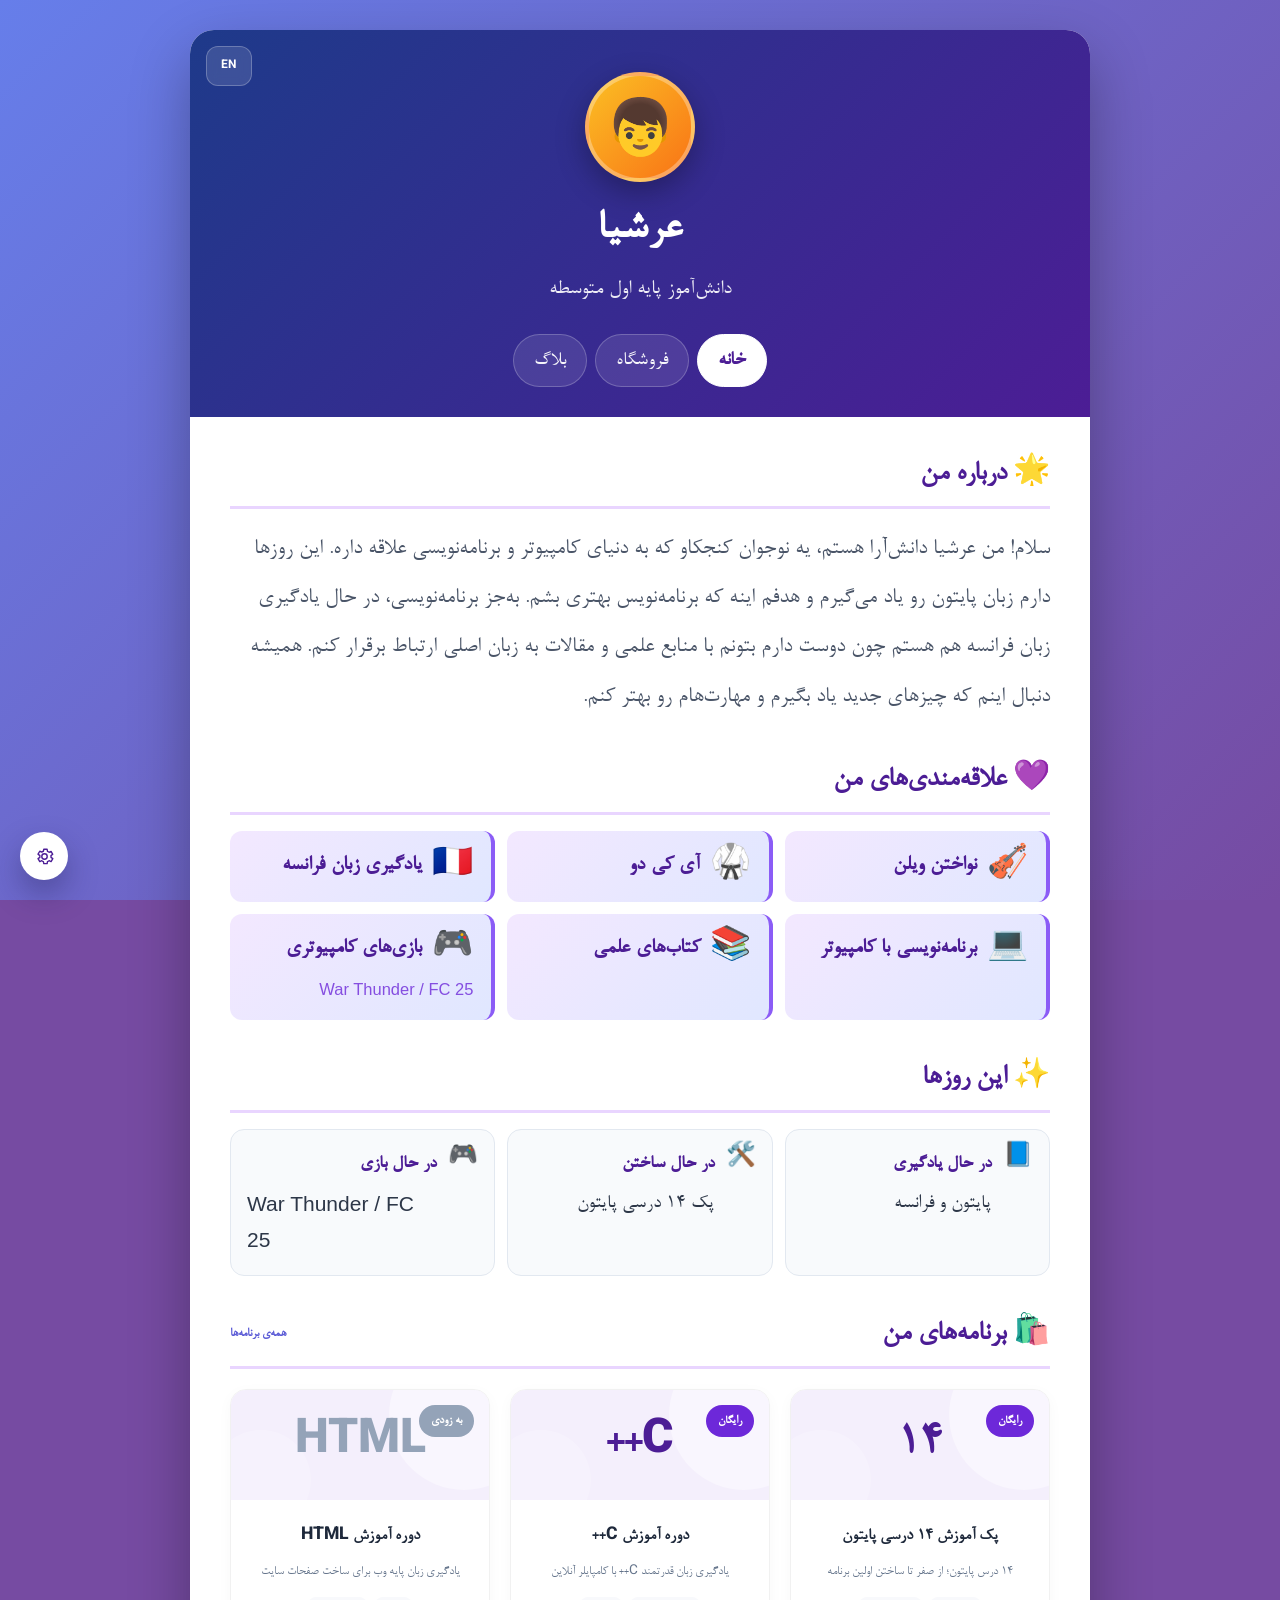
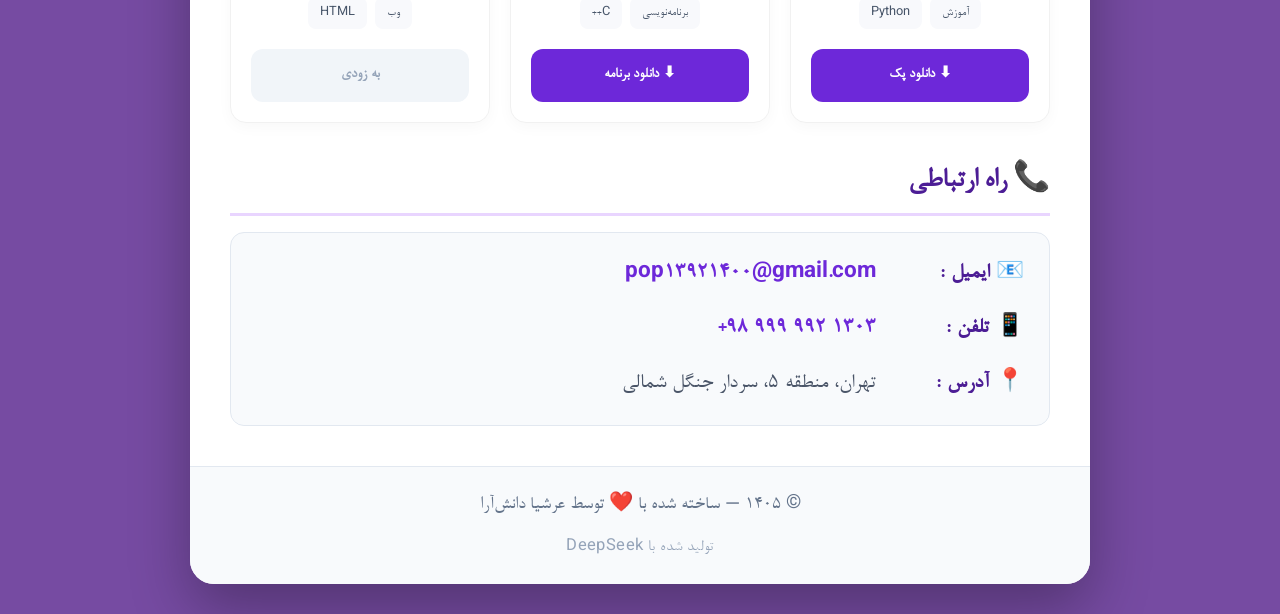
<file: index.html>
<!DOCTYPE html>
<html lang="fa" dir="rtl" data-theme="light" data-accent="indigo">
<head>
  <meta charset="utf-8">
  <meta name="viewport" content="width=device-width, initial-scale=1">
  <title data-i18n="meta.home.title">معرفی من | عرشیا دانش‌آرا</title>
  <meta name="description" content="معرفی عرشیا دانش‌آرا؛ دانش‌آموز پایه اول متوسطه. علاقه‌مندی‌ها، برنامه‌ها و راه ارتباطی.">
  <meta name="author" content="Arshia Danesh Ara">
  <meta name="theme-color" content="#667eea">
  <meta property="og:type" content="website">
  <meta property="og:title" content="معرفی من | عرشیا دانش‌آرا">
  <meta property="og:description" content="دانش‌آموز پایه اول متوسطه">
  <meta property="og:image" content="assets/img/og-cover.png">
  <meta property="og:locale" content="fa_IR">
  <link rel="preconnect" href="https://fonts.googleapis.com">
  <link rel="preconnect" href="https://fonts.gstatic.com" crossorigin>
  <link href="https://fonts.googleapis.com/css2?family=Inter:wght@400;500;600;700;800&family=JetBrains+Mono:wght@400;500&family=Vazirmatn:wght@400;500;600;700;800&display=swap" rel="stylesheet">
  <link rel="stylesheet" href="assets/css/styles.css">
  <link rel="stylesheet" href="assets/css/card.css">
  <script>
    (function () {
      document.documentElement.classList.add("js");
      try {
        var root = document.documentElement;
        var store = window.localStorage;
        var lang = store.getItem("arshia.lang") === "en" ? "en" : "fa";
        var theme = store.getItem("arshia.theme");
        if (theme !== "light" && theme !== "dark") theme = "light";
        var accent = store.getItem("arshia.accent") || "indigo";
        root.lang = lang;
        root.dir = lang === "fa" ? "rtl" : "ltr";
        root.dataset.theme = theme;
        root.dataset.accent = accent;
      } catch (error) { /* no storage available */ }
    })();
  </script>
  <!-- آیکون های سایت -->
  <link rel="apple-touch-icon" sizes="180x180" href="assets/img/apple-touch-icon.png">
  <link rel="icon" type="image/png" sizes="48x48" href="assets/img/favicon.ico">
</head>
<body data-page="home">
  <a class="skip-link" href="#main" data-i18n="a11y.skip">پرش به محتوای اصلی</a>

  <div class="site-wrap">
    <header class="profile-head">
      <div class="profile-tools">
        <button type="button" class="icon-btn lang-btn" data-toggle-lang data-i18n-aria="a11y.lang" aria-label="تغییر زبان سایت">EN</button>
      </div>

      <div class="avatar" aria-hidden="true">👦</div>
      <h1 class="profile-name" data-i18n="profile.name">عرشیا</h1>
      <p class="profile-tagline" data-i18n="profile.tagline">دانش‌آموز پایه اول متوسطه</p>

      <nav class="nav" id="site-nav" aria-label="ناوبری اصلی">
        <a href="index.html" data-nav="home" data-i18n="nav.home">خانه</a>
        <a href="shop.html" data-nav="shop" data-i18n="nav.shop">فروشگاه</a>
        <a href="blog.html" data-nav="blog" data-i18n="nav.blog">بلاگ</a>
      </nav>
    </header>

    <main class="card-body" id="main">
      <section class="card-section">
        <h2 data-i18n="home.aboutTitle">🌟 درباره من</h2>
        <p class="about-text" data-i18n="home.aboutText">سلام! من عرشیا دانش‌آرا هستم، یه نوجوان کنجکاو که به دنیای کامپیوتر و برنامه‌نویسی علاقه داره. این روزها دارم زبان پایتون رو یاد می‌گیرم و هدفم اینه که برنامه‌نویس بهتری بشم. به‌جز برنامه‌نویسی، در حال یادگیری زبان فرانسه هم هستم چون دوست دارم بتونم با منابع علمی و مقالات به زبان اصلی ارتباط برقرار کنم. همیشه دنبال اینم که چیزهای جدید یاد بگیرم و مهارت‌هام رو بهتر کنم.</p>
      </section>

      <section class="card-section">
        <h2 data-i18n="home.hobbiesTitle">💜 علاقه‌مندی‌های من</h2>
        <ul class="hobbies">
          <li>
            <div class="main"><span aria-hidden="true">🎻</span><span data-i18n="home.hobbyViolin">نواختن ویلن</span></div>
          </li>
          <li>
            <div class="main"><span aria-hidden="true">🥋</span><span data-i18n="home.hobbyIQ">آی کی دو</span></div>
          </li>
          <li>
            <div class="main"><span aria-hidden="true">🇫🇷</span><span data-i18n="home.hobbyFrench">یادگیری زبان فرانسه</span></div>
          </li>
          <li>
            <div class="main"><span aria-hidden="true">💻</span><span data-i18n="home.hobbyProgramming">برنامه‌نویسی با کامپیوتر</span></div>
          </li>
          <li>
            <div class="main"><span aria-hidden="true">📚</span><span data-i18n="home.hobbyBooks">کتاب‌های علمی</span></div>
          </li>
          <li>
            <div class="main"><span aria-hidden="true">🎮</span><span data-i18n="home.hobbyGames">بازی‌های کامپیوتری</span></div>
            <div class="sub">War Thunder / FC 25</div>
          </li>
        </ul>
      </section>

      <section class="card-section">
        <h2 data-i18n="home.nowTitle">✨ این روزها</h2>
        <div class="now-grid">
          <div class="now-card">
            <span class="now-icon" aria-hidden="true">📘</span>
            <div>
              <strong data-i18n="home.nowLearningLabel">در حال یادگیری</strong>
              <p data-i18n="home.nowLearningText">پایتون و فرانسه</p>
            </div>
          </div>
          <div class="now-card">
            <span class="now-icon" aria-hidden="true">🛠️</span>
            <div>
              <strong data-i18n="home.nowBuildingLabel">در حال ساختن</strong>
              <p data-i18n="home.nowBuildingText">پک ۱۴ درسی پایتون</p>
            </div>
          </div>
          <div class="now-card">
            <span class="now-icon" aria-hidden="true">🎮</span>
            <div>
              <strong data-i18n="home.nowPlayingLabel">در حال بازی</strong>
              <p class="now-games" data-i18n="home.nowPlayingText">War Thunder / FC 25</p>
            </div>
          </div>
        </div>
      </section>

      <section class="card-section">
        <div class="card-section-head">
          <h2 data-i18n="home.programsTitle">🛍️ برنامه‌های من</h2>
          <a class="card-link" href="shop.html" data-i18n="products.viewAll">همه‌ی برنامه‌ها</a>
        </div>
        
        <div class="shop-grid" style="display: grid; grid-template-columns: repeat(3, 1fr); gap: 20px; margin-top: 20px;">
          
          <!-- کارت ۱: پایتون -->
          <div class="shop-card" style="background: #fff; border-radius: 16px; overflow: hidden; box-shadow: 0 4px 15px rgba(0,0,0,0.03); border: 1px solid #f1f1f1; display: flex; flex-direction: column;">
            <div class="shop-card-top" style="background: #f4effc; padding: 25px 20px; position: relative; text-align: center; height: 110px; display: flex; align-items: center; justify-content: center; overflow: hidden;">
              <div style="position: absolute; top: -50px; right: -50px; width: 150px; height: 150px; background: rgba(255,255,255,0.4); border-radius: 50%;"></div>
              <div style="position: absolute; bottom: -30px; left: -20px; width: 100px; height: 100px; background: rgba(255,255,255,0.2); border-radius: 50%;"></div>
              <h3 class="shop-card-num" data-i18n="shop.num14" style="font-size: 3rem; font-weight: 900; color: #4c1d95; margin: 0; z-index: 1; line-height: 1;">۱۴</h3>
              <span class="shop-badge" data-i18n="shop.free" style="position: absolute; top: 15px; right: 15px; background: #6d28d9; color: white; padding: 4px 12px; border-radius: 20px; font-size: 0.8rem; font-weight: bold; z-index: 1;">رایگان</span>
            </div>
            <div class="shop-card-body" style="padding: 20px; display: flex; flex-direction: column; flex: 1; text-align: center;">
              <h4 class="shop-card-title" data-i18n="shop.pyTitle" style="font-size: 1.1rem; font-weight: 800; color: #1e293b; margin: 0 0 8px 0;">پک آموزش ۱۴ درسی پایتون</h4>
              <p class="shop-card-desc" data-i18n="shop.pyDesc" style="font-size: 0.85rem; color: #64748b; margin-bottom: 15px; line-height: 1.5; flex: 1;">۱۴ درس پایتون؛ از صفر تا ساختن اولین برنامه</p>
              <div class="shop-tags" style="display: flex; justify-content: center; gap: 8px; margin-bottom: 20px;">
                <span class="shop-tag" data-i18n="shop.tagEdu" style="background: #f8f9fc; color: #475569; padding: 4px 12px; border-radius: 8px; font-size: 0.8rem;">آموزش</span>
                <span class="shop-tag" style="background: #f8f9fc; color: #475569; padding: 4px 12px; border-radius: 8px; font-size: 0.8rem;">Python</span>
              </div>
              <a href="https://github.com/arshia-121/arshia-site/releases/download/v1/Learn-Python.exe" class="shop-btn" data-i18n="shop.dlPy" style="display: block; width: 100%; padding: 12px; background: #6d28d9; color: white; text-align: center; text-decoration: none; border-radius: 12px; font-weight: bold; font-size: 0.95rem;">⬇ دانلود پک</a>
            </div>
          </div>

          <!-- کارت ۲: C++ -->
          <div class="shop-card" style="background: #fff; border-radius: 16px; overflow: hidden; box-shadow: 0 4px 15px rgba(0,0,0,0.03); border: 1px solid #f1f1f1; display: flex; flex-direction: column;">
            <div class="shop-card-top" style="background: #f4effc; padding: 25px 20px; position: relative; text-align: center; height: 110px; display: flex; align-items: center; justify-content: center; overflow: hidden;">
              <div style="position: absolute; top: -50px; right: -50px; width: 150px; height: 150px; background: rgba(255,255,255,0.4); border-radius: 50%;"></div>
              <div style="position: absolute; bottom: -30px; left: -20px; width: 100px; height: 100px; background: rgba(255,255,255,0.2); border-radius: 50%;"></div>
              <h3 class="shop-card-num" style="font-size: 3rem; font-weight: 900; color: #4c1d95; margin: 0; z-index: 1; line-height: 1;">C++</h3>
              <span class="shop-badge" data-i18n="shop.free" style="position: absolute; top: 15px; right: 15px; background: #6d28d9; color: white; padding: 4px 12px; border-radius: 20px; font-size: 0.8rem; font-weight: bold; z-index: 1;">رایگان</span>
            </div>
            <div class="shop-card-body" style="padding: 20px; display: flex; flex-direction: column; flex: 1; text-align: center;">
              <h4 class="shop-card-title" data-i18n="shop.cppTitle" style="font-size: 1.1rem; font-weight: 800; color: #1e293b; margin: 0 0 8px 0;">دوره آموزش C++</h4>
              <p class="shop-card-desc" data-i18n="shop.cppDesc" style="font-size: 0.85rem; color: #64748b; margin-bottom: 15px; line-height: 1.5; flex: 1;">یادگیری زبان قدرتمند C++ با کامپایلر آنلاین</p>
              <div class="shop-tags" style="display: flex; justify-content: center; gap: 8px; margin-bottom: 20px;">
                <span class="shop-tag" data-i18n="shop.tagProg" style="background: #f8f9fc; color: #475569; padding: 4px 12px; border-radius: 8px; font-size: 0.8rem;">برنامه‌نویسی</span>
                <span class="shop-tag" style="background: #f8f9fc; color: #475569; padding: 4px 12px; border-radius: 8px; font-size: 0.8rem;">C++</span>
              </div>
              <a href="https://github.com/arshia-121/arshia-site/releases/download/cpp-v1/LearnCpp_Full.exe" class="shop-btn" data-i18n="shop.dlCpp" style="display: block; width: 100%; padding: 12px; background: #6d28d9; color: white; text-align: center; text-decoration: none; border-radius: 12px; font-weight: bold; font-size: 0.95rem;">⬇ دانلود برنامه</a>
            </div>
          </div>

          <!-- کارت ۳: HTML -->
          <div class="shop-card" style="background: #fff; border-radius: 16px; overflow: hidden; box-shadow: 0 4px 15px rgba(0,0,0,0.03); border: 1px solid #f1f1f1; display: flex; flex-direction: column;">
            <div class="shop-card-top" style="background: #f4effc; padding: 25px 20px; position: relative; text-align: center; height: 110px; display: flex; align-items: center; justify-content: center; overflow: hidden;">
              <div style="position: absolute; top: -50px; right: -50px; width: 150px; height: 150px; background: rgba(255,255,255,0.4); border-radius: 50%;"></div>
              <div style="position: absolute; bottom: -30px; left: -20px; width: 100px; height: 100px; background: rgba(255,255,255,0.2); border-radius: 50%;"></div>
              <h3 class="shop-card-num" style="font-size: 3rem; font-weight: 900; color: #94a3b8; margin: 0; z-index: 1; line-height: 1;">HTML</h3>
              <span class="shop-badge soon" data-i18n="shop.soon" style="position: absolute; top: 15px; right: 15px; background: #94a3b8; color: white; padding: 4px 12px; border-radius: 20px; font-size: 0.8rem; font-weight: bold; z-index: 1;">به زودی</span>
            </div>
            <div class="shop-card-body" style="padding: 20px; display: flex; flex-direction: column; flex: 1; text-align: center;">
              <h4 class="shop-card-title" data-i18n="shop.htmlTitle" style="font-size: 1.1rem; font-weight: 800; color: #1e293b; margin: 0 0 8px 0;">دوره آموزش HTML</h4>
              <p class="shop-card-desc" data-i18n="shop.htmlDesc" style="font-size: 0.85rem; color: #64748b; margin-bottom: 15px; line-height: 1.5; flex: 1;">یادگیری زبان پایه وب برای ساخت صفحات سایت</p>
              <div class="shop-tags" style="display: flex; justify-content: center; gap: 8px; margin-bottom: 20px;">
                <span class="shop-tag" data-i18n="shop.tagWeb" style="background: #f8f9fc; color: #475569; padding: 4px 12px; border-radius: 8px; font-size: 0.8rem;">وب</span>
                <span class="shop-tag" style="background: #f8f9fc; color: #475569; padding: 4px 12px; border-radius: 8px; font-size: 0.8rem;">HTML</span>
              </div>
              <div class="shop-btn disabled" data-i18n="shop.soon" style="display: block; width: 100%; padding: 12px; background: #f1f5f9; color: #94a3b8; text-align: center; border-radius: 12px; font-weight: bold; font-size: 0.95rem; cursor: not-allowed;">به زودی</div>
            </div>
          </div>

        </div>
      </section>

      <section class="card-section" id="contact">
        <h2 data-i18n="home.contactTitle">📞 راه ارتباطی</h2>
        <div class="contact-box">
          <div class="contact-row">
            <strong>📧 <span data-i18n="facts.email">ایمیل</span>:</strong>
            <a href="mailto:pop13921400@gmail.com">pop13921400@gmail.com</a>
          </div>
          <div class="contact-row">
            <strong>📱 <span data-i18n="contact.phone">تلفن</span>:</strong>
            <a href="tel:+989999921303" dir="ltr">+98 999 992 1303</a>
          </div>
          <div class="contact-row">
            <strong>📍 <span data-i18n="contact.address">آدرس</span>:</strong>
            <span data-i18n="contact.addressValue">تهران، منطقه ۵، سردار جنگل شمالی</span>
          </div>
        </div>
      </section>
    </main>

    <footer class="card-footer">
      <div>© <span data-year>۱۴۰۵</span> — <span data-i18n="footer.madeBy">ساخته شده با ❤️ توسط عرشیا دانش‌آرا</span></div>
      <div class="made-with" data-i18n="footer.powered">تولید شده با DeepSeek</div>
    </footer>
  </div>

  <script src="assets/js/data.js"></script>
  <script src="assets/js/i18n.js"></script>
  <script src="assets/js/app.js"></script>
</body>
</html>
</file>
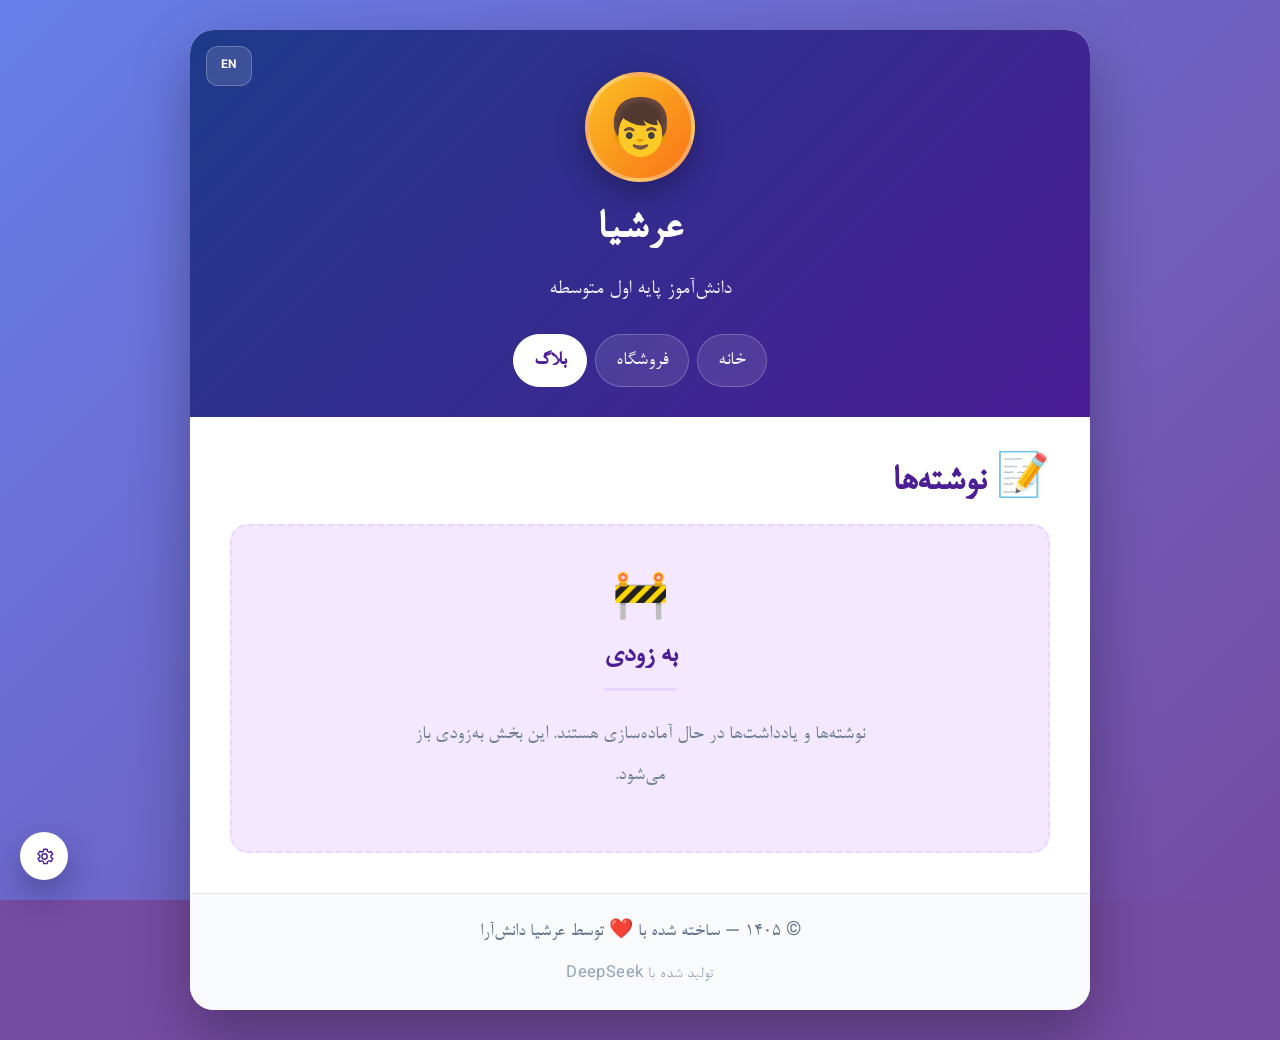
<file: blog.html>
<!DOCTYPE html>
<html lang="fa" dir="rtl" data-theme="light" data-accent="indigo">
<head>
  <meta charset="utf-8">
  <meta name="viewport" content="width=device-width, initial-scale=1">
  <title>بلاگ | عرشیا دانش‌آرا</title>
  <meta name="description" content="بلاگ عرشیا دانش‌آرا — به‌زودی.">
  <meta name="author" content="Arshia Danesh Ara">
  <meta name="theme-color" content="#667eea">
  <meta property="og:type" content="website">
  <meta property="og:title" content="بلاگ | عرشیا دانش‌آرا">
  <meta property="og:description" content="نوشته‌ها به‌زودی.">
  <meta property="og:image" content="assets/img/og-cover.png">
  <meta property="og:locale" content="fa_IR">
  <link rel="icon" type="image/x-icon" href="assets/img/favicon.ico">
  <link rel="preconnect" href="https://fonts.googleapis.com">
  <link rel="preconnect" href="https://fonts.gstatic.com" crossorigin>
  <link href="https://fonts.googleapis.com/css2?family=Inter:wght@400;500;600;700;800&family=JetBrains+Mono:wght@400;500&family=Vazirmatn:wght@400;500;600;700;800&display=swap" rel="stylesheet">
  <link rel="stylesheet" href="assets/css/styles.css">
  <link rel="stylesheet" href="assets/css/card.css">
  <script>
    (function () {
      document.documentElement.classList.add("js");
      try {
        var root = document.documentElement;
        var store = window.localStorage;
        var lang = store.getItem("arshia.lang") === "en" ? "en" : "fa";
        var theme = store.getItem("arshia.theme");
        if (theme !== "light" && theme !== "dark") theme = "light";
        var accent = store.getItem("arshia.accent") || "indigo";
        root.lang = lang;
        root.dir = lang === "fa" ? "rtl" : "ltr";
        root.dataset.theme = theme;
        root.dataset.accent = accent;
      } catch (error) { /* no storage available */ }
    })();
  </script>
</head>
<body data-page="blog">
  <a class="skip-link" href="#main" data-i18n="a11y.skip">پرش به محتوای اصلی</a>

  <div class="site-wrap">
    <header class="profile-head">
      <div class="profile-tools">
        <button type="button" class="icon-btn lang-btn" data-toggle-lang data-i18n-aria="a11y.lang" aria-label="تغییر زبان سایت">EN</button>
      </div>

      <div class="avatar" aria-hidden="true">👦</div>
      <a class="profile-name" href="index.html" data-i18n="profile.name">عرشیا</a>
      <p class="profile-tagline" data-i18n="profile.tagline">دانش‌آموز پایه اول متوسطه</p>

      <nav class="nav" id="site-nav" aria-label="ناوبری اصلی">
        <a href="index.html" data-nav="home" data-i18n="nav.home">خانه</a>
        <a href="shop.html" data-nav="shop" data-i18n="nav.shop">فروشگاه</a>
        <a href="blog.html" data-nav="blog" data-i18n="nav.blog">بلاگ</a>
      </nav>
    </header>

    <main class="card-body" id="main">
      <section class="card-section">
        <h1 class="page-heading"><span aria-hidden="true">📝</span><span data-i18n="blog.title">نوشته‌ها</span></h1>
        <div class="coming-soon">
          <div class="coming-icon" aria-hidden="true">🚧</div>
          <h2 class="coming-title" data-i18n="blog.comingSoonTitle">به زودی</h2>
          <p data-i18n="blog.comingSoonText">نوشته‌ها و یادداشت‌ها در حال آماده‌سازی هستند. این بخش به‌زودی باز می‌شود.</p>
        </div>
      </section>
    </main>

    <footer class="card-footer">
      <div>© <span data-year>۱۴۰۵</span> — <span data-i18n="footer.madeBy">ساخته شده با ❤️ توسط عرشیا دانش‌آرا</span></div>
      <div class="made-with" data-i18n="footer.powered">تولید شده با DeepSeek</div>
    </footer>
  </div>

  <script src="assets/js/data.js"></script>
  <script src="assets/js/i18n.js"></script>
  <script src="assets/js/app.js"></script>
</body>
</html>
</file>
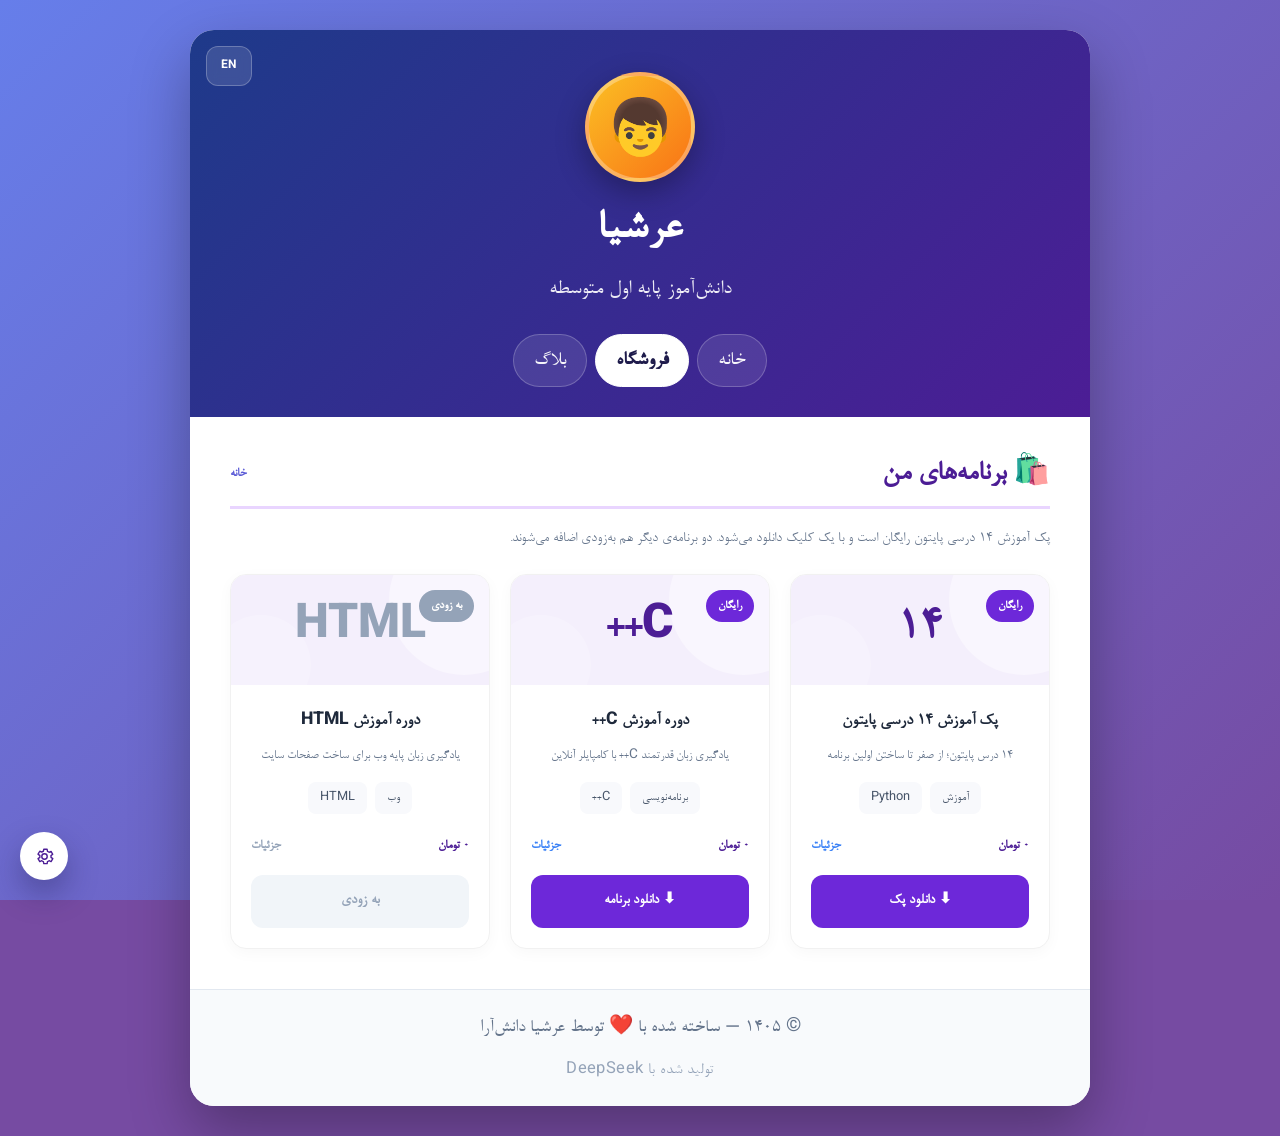
<file: shop.html>
<!DOCTYPE html>
<html lang="fa" dir="rtl" data-theme="light" data-accent="indigo">
<head>
  <meta charset="utf-8">
  <meta name="viewport" content="width=device-width, initial-scale=1">
  <title data-i18n="meta.shop.title">فروشگاه | عرشیا دانش‌آرا</title>
  <meta name="description" content="برنامه‌های آموزشی ساخته شده توسط عرشیا دانش‌آرا">
  <link rel="icon" type="image/x-icon" href="assets/img/favicon.ico">
  <link rel="preconnect" href="https://fonts.googleapis.com">
  <link rel="preconnect" href="https://fonts.gstatic.com" crossorigin>
  <link href="https://fonts.googleapis.com/css2?family=Vazirmatn:wght@400;500;600;700;800&display=swap" rel="stylesheet">
  <link rel="stylesheet" href="assets/css/styles.css">
  <link rel="stylesheet" href="assets/css/card.css">
  <script>
    (function () {
      document.documentElement.classList.add("js");
      try {
        var root = document.documentElement;
        var store = window.localStorage;
        var lang = store.getItem("arshia.lang") === "en" ? "en" : "fa";
        var theme = store.getItem("arshia.theme");
        if (theme !== "light" && theme !== "dark") theme = "light";
        var accent = store.getItem("arshia.accent") || "indigo";
        root.lang = lang;
        root.dir = lang === "fa" ? "rtl" : "ltr";
        root.dataset.theme = theme;
        root.dataset.accent = accent;
      } catch (error) { /* no storage available */ }
    })();
  </script>
  <style>
    .shop-grid {
      display: grid;
      grid-template-columns: repeat(3, 1fr);
      gap: 20px;
      margin-top: 20px;
    }
    @media (max-width: 800px) {
      .shop-grid { grid-template-columns: 1fr; }
    }
    .shop-card {
      background: #fff;
      border-radius: 16px;
      overflow: hidden;
      box-shadow: 0 4px 15px rgba(0,0,0,0.03);
      border: 1px solid #f1f1f1;
      display: flex;
      flex-direction: column;
    }
    .shop-card-top {
      background: #f4effc;
      padding: 25px 20px;
      position: relative;
      text-align: center;
      height: 110px;
      display: flex;
      align-items: center;
      justify-content: center;
      overflow: hidden;
    }
    .shop-card-top::before {
      content: ''; position: absolute; top: -50px; right: -50px;
      width: 150px; height: 150px; background: rgba(255,255,255,0.4); border-radius: 50%;
    }
    .shop-card-top::after {
      content: ''; position: absolute; bottom: -30px; left: -20px;
      width: 100px; height: 100px; background: rgba(255,255,255,0.2); border-radius: 50%;
    }
    .shop-card-num {
      font-size: 3rem; font-weight: 900; color: #4c1d95; margin: 0; z-index: 1; line-height: 1;
    }
    .shop-badge {
      position: absolute; top: 15px; right: 15px;
      background: #6d28d9; color: white; padding: 4px 12px;
      border-radius: 20px; font-size: 0.8rem; font-weight: bold; z-index: 1;
    }
    .shop-badge.soon { background: #94a3b8; }
    
    .shop-card-body {
      padding: 20px; display: flex; flex-direction: column; flex: 1; text-align: center;
    }
    .shop-card-title {
      font-size: 1.1rem; font-weight: 800; color: #1e293b; margin: 0 0 8px 0;
    }
    .shop-card-desc {
      font-size: 0.85rem; color: #64748b; margin-bottom: 15px; line-height: 1.5; flex: 1;
    }
    .shop-tags {
      display: flex; justify-content: center; gap: 8px; margin-bottom: 20px;
    }
    .shop-tag {
      background: #f8f9fc; color: #475569; padding: 4px 12px; border-radius: 8px; font-size: 0.8rem;
    }
    .shop-price-row {
      display: flex; justify-content: space-between; font-size: 0.85rem; font-weight: bold; color: #4c1d95; margin-bottom: 15px;
    }
    .shop-btn {
      display: block; width: 100%; padding: 12px; background: #6d28d9; color: white;
      text-align: center; text-decoration: none; border-radius: 12px; font-weight: bold; font-size: 0.95rem;
      transition: 0.2s;
    }
    .shop-btn:hover { background: #5b21b6; }
    .shop-btn.disabled { background: #f1f5f9; color: #94a3b8; cursor: not-allowed; }
  </style>
</head>
<body data-page="shop">
  <a class="skip-link" href="#main" data-i18n="a11y.skip">پرش به محتوای اصلی</a>

  <div class="site-wrap">
    <header class="profile-head">
      <div class="profile-tools">
        <button type="button" class="icon-btn lang-btn" data-toggle-lang data-i18n-aria="a11y.lang" aria-label="تغییر زبان سایت">EN</button>
      </div>
      <div class="avatar" aria-hidden="true">👦</div>
      <h1 class="profile-name" data-i18n="profile.name">عرشیا</h1>
      <p class="profile-tagline" data-i18n="profile.tagline">دانش‌آموز پایه اول متوسطه</p>
      <nav class="nav" id="site-nav">
        <a href="index.html" data-nav="home" data-i18n="nav.home">خانه</a>
        <a href="shop.html" data-nav="shop" style="background: white; color: #1e1b4b;" data-i18n="nav.shop">فروشگاه</a>
        <a href="blog.html" data-nav="blog" data-i18n="nav.blog">بلاگ</a>
      </nav>
    </header>

    <main class="card-body" id="main">
      <section class="card-section">
        <div class="card-section-head">
          <h2 data-i18n="home.programsTitle" style="color: #4c1d95;">🛍️ برنامه‌های من</h2>
          <a class="card-link" href="index.html" data-i18n="nav.home">بازگشت به خانه</a>
        </div>
        <p data-i18n="shop.lead" style="color: #64748b; margin-bottom: 20px; font-size: 0.95rem;">
          پک آموزش ۱۴ درسی پایتون رایگان است و با یک کلیک دانلود می‌شود. دو برنامه‌ی دیگر هم به‌زودی اضافه می‌شوند.
        </p>

        <div class="shop-grid">
          
          <!-- کارت ۱: پایتون -->
          <div class="shop-card">
            <div class="shop-card-top">
              <h3 class="shop-card-num" data-i18n="shop.num14">۱۴</h3>
              <span class="shop-badge" data-i18n="shop.free">رایگان</span>
            </div>
            <div class="shop-card-body">
              <h4 class="shop-card-title" data-i18n="shop.pyTitle">پک آموزش ۱۴ درسی پایتون</h4>
              <p class="shop-card-desc" data-i18n="shop.pyDesc">۱۴ درس پایتون؛ از صفر تا ساختن اولین برنامه</p>
              <div class="shop-tags">
                <span class="shop-tag" data-i18n="shop.tagEdu">آموزش</span>
                <span class="shop-tag">Python</span>
              </div>
              <div class="shop-price-row">
                <span data-i18n="shop.priceZero">۰ تومان</span>
                <span style="color: #3b82f6; cursor: pointer;" data-i18n="shop.details">جزئیات</span>
              </div>
              <a href="https://github.com/arshia-121/arshia-site/releases/download/v1/Learn-Python.exe" class="shop-btn" data-i18n="shop.dlPy">⬇ دانلود پک</a>
            </div>
          </div>

          <!-- کارت ۲: C++ -->
          <div class="shop-card">
            <div class="shop-card-top">
              <h3 class="shop-card-num">C++</h3>
              <span class="shop-badge" data-i18n="shop.free">رایگان</span>
            </div>
            <div class="shop-card-body">
              <h4 class="shop-card-title" data-i18n="shop.cppTitle">دوره آموزش C++</h4>
              <p class="shop-card-desc" data-i18n="shop.cppDesc">یادگیری زبان قدرتمند C++ با کامپایلر آنلاین</p>
              <div class="shop-tags">
                <span class="shop-tag" data-i18n="shop.tagProg">برنامه‌نویسی</span>
                <span class="shop-tag">C++</span>
              </div>
              <div class="shop-price-row">
                <span data-i18n="shop.priceZero">۰ تومان</span>
                <span style="color: #3b82f6; cursor: pointer;" data-i18n="shop.details">جزئیات</span>
              </div>
              <a href="https://github.com/arshia-121/arshia-site/releases/download/cpp-v1/LearnCpp_Full.exe" class="shop-btn" data-i18n="shop.dlCpp">⬇ دانلود برنامه</a>
            </div>
          </div>

          <!-- کارت ۳: HTML -->
          <div class="shop-card">
            <div class="shop-card-top">
              <h3 class="shop-card-num" style="color: #94a3b8;">HTML</h3>
              <span class="shop-badge soon" data-i18n="shop.soon">به زودی</span>
            </div>
            <div class="shop-card-body">
              <h4 class="shop-card-title" data-i18n="shop.htmlTitle">دوره آموزش HTML</h4>
              <p class="shop-card-desc" data-i18n="shop.htmlDesc">یادگیری زبان پایه وب برای ساخت صفحات سایت</p>
              <div class="shop-tags">
                <span class="shop-tag" data-i18n="shop.tagWeb">وب</span>
                <span class="shop-tag">HTML</span>
              </div>
              <div class="shop-price-row">
                <span data-i18n="shop.priceZero">۰ تومان</span>
                <span style="color: #94a3b8;" data-i18n="shop.details">جزئیات</span>
              </div>
              <div class="shop-btn disabled" data-i18n="shop.soon">به زودی</div>
            </div>
          </div>

        </div>
      </section>
    </main>

    <footer class="card-footer">
      <div>© <span data-year>۱۴۰۵</span> — <span data-i18n="footer.madeBy">ساخته شده با ❤️ توسط عرشیا دانش‌آرا</span></div>
      <div class="made-with" data-i18n="footer.powered">تولید شده با DeepSeek</div>
    </footer>
  </div>

  <script src="assets/js/data.js"></script>
  <script src="assets/js/i18n.js"></script>
  <script src="assets/js/app.js"></script>
</body>
</html>
</file>
<file: assets/css/styles.css>
/* ==========================================================================
   Arshia Danesh Ara — personal site
   Design tokens, components, RTL/LTR and light/dark themes.
   ========================================================================== */

/* ------------------------------ Tokens ---------------------------------- */
:root {
  --font-fa: "Vazirmatn", "Segoe UI", Tahoma, system-ui, sans-serif;
  --font-en: "Inter", "Vazirmatn", system-ui, -apple-system, "Segoe UI", sans-serif;
  --font-mono: "JetBrains Mono", ui-monospace, SFMono-Regular, Consolas, monospace;

  --bg: #f7f8fc;
  --bg-elevated: #ffffff;
  --surface: #ffffff;
  --surface-2: #f1f3fa;
  --surface-3: #e8ebf5;
  --text: #101322;
  --text-soft: #2c3347;
  --muted: #5d6579;
  --border: #e3e7f2;
  --border-strong: #d3d9e9;

  --accent: #5b5bd6;
  --accent-strong: #4b4bbd;
  --on-accent: #ffffff;

  --success: #16a34a;
  --danger: #dc2626;

  --shadow-sm: 0 1px 2px rgba(13, 17, 33, 0.05), 0 10px 30px -20px rgba(13, 17, 33, 0.35);
  --shadow-md: 0 22px 45px -28px rgba(13, 17, 33, 0.42);
  --shadow-lg: 0 42px 90px -36px rgba(13, 17, 33, 0.5);

  --radius-sm: 12px;
  --radius: 18px;
  --radius-lg: 24px;

  --container: 1120px;
  --header-h: 72px;

  --code-kw: #7c3aed;
  --code-str: #0f766e;
  --code-fn: #1d4ed8;
  --code-num: #b45309;
  --code-punc: #64748b;

  color-scheme: light;
}

[data-theme="dark"] {
  --bg: #080a10;
  --bg-elevated: #0e1119;
  --surface: #111520;
  --surface-2: #161b28;
  --surface-3: #1d2434;
  --text: #eef1f9;
  --text-soft: #d3d9e8;
  --muted: #98a1b6;
  --border: #232a3a;
  --border-strong: #313a4e;

  --shadow-sm: 0 1px 2px rgba(0, 0, 0, 0.4), 0 14px 34px -22px rgba(0, 0, 0, 0.8);
  --shadow-md: 0 26px 55px -30px rgba(0, 0, 0, 0.85);
  --shadow-lg: 0 48px 100px -40px rgba(0, 0, 0, 0.9);

  --code-kw: #c4b5fd;
  --code-str: #5eead4;
  --code-fn: #93c5fd;
  --code-num: #fcd34d;
  --code-punc: #94a3b8;

  color-scheme: dark;
}

/* Accent presets — tuned separately for each theme. */
[data-accent="indigo"] { --accent: #5b5bd6; --accent-strong: #4747b8; --on-accent: #ffffff; }
[data-accent="teal"]   { --accent: #0f766e; --accent-strong: #115e59; --on-accent: #ffffff; }
[data-accent="rose"]   { --accent: #be185d; --accent-strong: #9d174d; --on-accent: #ffffff; }
[data-accent="amber"]  { --accent: #b45309; --accent-strong: #92400e; --on-accent: #ffffff; }
[data-accent="blue"]   { --accent: #1d4ed8; --accent-strong: #1e40af; --on-accent: #ffffff; }
[data-accent="violet"] { --accent: #7c3aed; --accent-strong: #6d28d9; --on-accent: #ffffff; }

[data-theme="dark"][data-accent="indigo"] { --accent: #818cf8; --accent-strong: #a5b4fc; --on-accent: #0b1024; }
[data-theme="dark"][data-accent="teal"]   { --accent: #2dd4bf; --accent-strong: #5eead4; --on-accent: #042f2c; }
[data-theme="dark"][data-accent="rose"]   { --accent: #fb7185; --accent-strong: #fda4af; --on-accent: #3b0716; }
[data-theme="dark"][data-accent="amber"]  { --accent: #fbbf24; --accent-strong: #fcd34d; --on-accent: #3a2400; }
[data-theme="dark"][data-accent="blue"]   { --accent: #60a5fa; --accent-strong: #93c5fd; --on-accent: #0b1a3a; }
[data-theme="dark"][data-accent="violet"] { --accent: #a78bfa; --accent-strong: #c4b5fd; --on-accent: #1e123f; }

/* ------------------------------- Reset ---------------------------------- */
*, *::before, *::after { box-sizing: border-box; }

html {
  scroll-behavior: smooth;
  scroll-padding-top: calc(var(--header-h) + 16px);
  -webkit-text-size-adjust: 100%;
}

body {
  display: flex;
  flex-direction: column;
  margin: 0;
  min-height: 100vh;
  background: var(--bg);
  color: var(--text);
  font-family: var(--font-fa);
  font-size: 16px;
  line-height: 1.75;
  text-rendering: optimizeLegibility;
  -webkit-font-smoothing: antialiased;
  overflow-x: hidden;
}

main { flex: 1 0 auto; }

html[lang="en"] body {
  font-family: var(--font-en);
  line-height: 1.65;
}

body::before {
  content: "";
  position: fixed;
  inset: 0;
  z-index: -1;
  pointer-events: none;
  background:
    radial-gradient(48rem 30rem at 82% -12%, color-mix(in srgb, var(--accent) 16%, transparent), transparent 62%),
    radial-gradient(38rem 26rem at -8% 6%, color-mix(in srgb, var(--accent) 9%, transparent), transparent 62%);
}

[data-theme="dark"] body::before {
  background:
    radial-gradient(48rem 30rem at 82% -12%, color-mix(in srgb, var(--accent) 13%, transparent), transparent 62%),
    radial-gradient(38rem 26rem at -8% 6%, color-mix(in srgb, var(--accent) 8%, transparent), transparent 62%);
}

img, svg { display: block; max-width: 100%; }
a { color: inherit; text-decoration: none; }
button, input, select, textarea { font: inherit; color: inherit; }
button { cursor: pointer; }
h1, h2, h3, h4, p, ul, ol, figure, blockquote { margin: 0; }
ul, ol { padding: 0; list-style: none; }
::selection { background: color-mix(in srgb, var(--accent) 28%, transparent); color: var(--text); }

:focus-visible {
  outline: 2px solid var(--accent);
  outline-offset: 3px;
  border-radius: 6px;
}

.container {
  width: min(var(--container), 100% - 48px);
  margin-inline: auto;
}

.skip-link {
  position: fixed;
  inset-block-start: 12px;
  inset-inline-start: 12px;
  z-index: 300;
  padding: 10px 18px;
  border-radius: 999px;
  background: var(--accent);
  color: var(--on-accent);
  font-weight: 600;
  transform: translateY(-160%);
  transition: transform 0.2s ease;
}
.skip-link:focus-visible { transform: none; }

.sr-only {
  position: absolute;
  width: 1px; height: 1px;
  padding: 0; margin: -1px;
  overflow: hidden;
  clip: rect(0 0 0 0);
  white-space: nowrap;
  border: 0;
}

/* ------------------------------ Header ---------------------------------- */
.site-header {
  position: sticky;
  inset-block-start: 0;
  z-index: 60;
  background: color-mix(in srgb, var(--bg) 76%, transparent);
  backdrop-filter: blur(18px);
  -webkit-backdrop-filter: blur(18px);
  border-bottom: 1px solid transparent;
  transition: background 0.25s ease, border-color 0.25s ease, box-shadow 0.25s ease;
}
.site-header.is-scrolled {
  background: color-mix(in srgb, var(--bg) 90%, transparent);
  border-bottom-color: var(--border);
  box-shadow: 0 10px 30px -30px rgba(8, 11, 20, 0.5);
}

.header-inner {
  display: flex;
  align-items: center;
  gap: 24px;
  min-height: var(--header-h);
}

.brand {
  display: inline-flex;
  align-items: center;
  gap: 11px;
  flex-shrink: 0;
  min-width: 0;
  border-radius: 12px;
}
.brand-mark {
  display: grid;
  place-items: center;
  width: 42px;
  height: 42px;
  border-radius: 13px;
  background:
    linear-gradient(145deg, color-mix(in srgb, var(--accent) 88%, white), var(--accent-strong));
  color: var(--on-accent);
  font-weight: 800;
  font-size: 1.22rem;
  line-height: 1;
  box-shadow: 0 10px 22px -12px color-mix(in srgb, var(--accent) 80%, transparent);
  padding-block-end: 2px;
}
html[lang="en"] .brand-mark { font-family: var(--font-en); padding-block-end: 0; }
.brand-text { display: flex; flex-direction: column; min-width: 0; line-height: 1.3; }
.brand-text strong {
  font-size: 0.98rem;
  font-weight: 700;
  letter-spacing: -0.01em;
  white-space: nowrap;
  overflow: hidden;
  text-overflow: ellipsis;
}
.brand-text small { font-size: 0.72rem; color: var(--muted); font-weight: 500; }

.nav {
  display: flex;
  align-items: center;
  gap: 4px;
  margin-inline-start: auto;
}
.nav a {
  position: relative;
  padding: 8px 14px;
  border-radius: 999px;
  font-size: 0.92rem;
  font-weight: 500;
  color: var(--muted);
  transition: color 0.18s ease, background 0.18s ease;
}
.nav a:hover { color: var(--text); background: var(--surface-2); }
.nav a[aria-current="page"] {
  color: var(--accent);
  background: color-mix(in srgb, var(--accent) 11%, transparent);
  font-weight: 600;
}

.header-actions { display: flex; align-items: center; gap: 7px; margin-inline-start: auto; }

.icon-btn {
  position: relative;
  display: grid;
  place-items: center;
  width: 40px;
  height: 40px;
  border-radius: 12px;
  border: 1px solid transparent;
  background: transparent;
  color: var(--text-soft);
  transition: background 0.18s ease, border-color 0.18s ease, color 0.18s ease, transform 0.18s ease;
}
.icon-btn:hover { background: var(--surface); border-color: var(--border); color: var(--text); }
.icon-btn:active { transform: scale(0.96); }
.icon-btn svg { width: 19px; height: 19px; }

.lang-btn {
  width: auto;
  min-width: 44px;
  padding-inline: 11px;
  font-size: 0.8rem;
  font-weight: 700;
  letter-spacing: 0.04em;
  border-color: var(--border);
  background: var(--surface);
  color: var(--text-soft);
}

.cart-count {
  position: absolute;
  inset-block-start: 1px;
  inset-inline-end: 1px;
  min-width: 17px;
  height: 17px;
  padding-inline: 4px;
  border-radius: 999px;
  background: var(--accent);
  color: var(--on-accent);
  font-size: 0.64rem;
  font-weight: 700;
  line-height: 17px;
  text-align: center;
  box-shadow: 0 0 0 2px var(--bg);
}
.cart-count[hidden] { display: none; }
.cart-count.is-bump { animation: bump 0.35s ease; }
@keyframes bump { 40% { transform: scale(1.35); } 100% { transform: scale(1); } }

.menu-btn { display: none; }

/* ------------------------------ Buttons --------------------------------- */
.btn {
  display: inline-flex;
  align-items: center;
  justify-content: center;
  gap: 9px;
  height: 48px;
  padding-inline: 24px;
  border-radius: 999px;
  border: 1px solid transparent;
  font-size: 0.96rem;
  font-weight: 600;
  line-height: 1;
  white-space: nowrap;
  transition: transform 0.18s ease, box-shadow 0.18s ease, background 0.18s ease, border-color 0.18s ease, color 0.18s ease;
}
.btn svg { width: 17px; height: 17px; flex-shrink: 0; }
.btn:hover { transform: translateY(-1px); }
.btn:active { transform: translateY(0); }

.btn-primary {
  background: var(--accent);
  color: var(--on-accent);
  box-shadow: 0 16px 30px -18px color-mix(in srgb, var(--accent) 85%, transparent);
}
.btn-primary:hover { background: var(--accent-strong); }

.btn-ghost {
  background: var(--surface);
  border-color: var(--border);
  color: var(--text-soft);
}
.btn-ghost:hover { border-color: var(--border-strong); background: var(--surface-2); color: var(--text); }

.btn-soft {
  background: color-mix(in srgb, var(--accent) 11%, transparent);
  color: var(--accent);
}
.btn-soft:hover { background: color-mix(in srgb, var(--accent) 17%, transparent); }

.btn-sm { height: 40px; padding-inline: 16px; font-size: 0.86rem; gap: 7px; }
.btn-block { width: 100%; }
.btn:disabled { opacity: 0.5; cursor: not-allowed; transform: none; }

.link-arrow {
  display: inline-flex;
  align-items: center;
  gap: 7px;
  font-size: 0.9rem;
  font-weight: 600;
  color: var(--accent);
  border-radius: 6px;
}
.link-arrow svg { width: 15px; height: 15px; transition: transform 0.2s ease; }
[dir="rtl"] .link-arrow svg { transform: scaleX(-1); }
.link-arrow:hover svg { transform: translateX(3px); }
[dir="rtl"] .link-arrow:hover svg { transform: scaleX(-1) translateX(3px); }

/* ------------------------------- Hero ----------------------------------- */
.hero { padding-block: clamp(44px, 6vw, 84px) clamp(28px, 4vw, 44px); }
.hero-grid {
  display: grid;
  grid-template-columns: 1.06fr 0.94fr;
  align-items: center;
  gap: clamp(32px, 5vw, 64px);
}

.hero-badge {
  display: inline-flex;
  align-items: center;
  gap: 9px;
  padding: 7px 14px 7px 10px;
  border: 1px solid var(--border);
  border-radius: 999px;
  background: color-mix(in srgb, var(--surface) 80%, transparent);
  font-size: 0.78rem;
  font-weight: 600;
  color: var(--text-soft);
  box-shadow: var(--shadow-sm);
}
.hero-badge::before {
  content: "";
  width: 8px;
  height: 8px;
  border-radius: 50%;
  background: var(--success);
  box-shadow: 0 0 0 4px color-mix(in srgb, var(--success) 18%, transparent);
}

.hero-title {
  margin-block: 20px 18px;
  font-size: clamp(2.3rem, 5vw, 3.85rem);
  font-weight: 800;
  line-height: 1.28;
  letter-spacing: -0.025em;
}
html[lang="en"] .hero-title { line-height: 1.08; letter-spacing: -0.035em; }
.hero-title .accent {
  color: var(--accent);
  background: linear-gradient(180deg, transparent 64%, color-mix(in srgb, var(--accent) 22%, transparent) 64%);
  border-radius: 3px;
  padding-inline: 2px;
  box-decoration-break: clone;
  -webkit-box-decoration-break: clone;
}
.hero-title .muted-line { color: var(--muted); font-weight: 600; }

.hero-lead {
  max-width: 52ch;
  color: var(--muted);
  font-size: clamp(1rem, 1.6vw, 1.1rem);
  line-height: 1.95;
}
html[lang="en"] .hero-lead { line-height: 1.75; }

.hero-cta { display: flex; flex-wrap: wrap; gap: 10px; margin-block: 30px 26px; }
[dir="rtl"] .hero-cta .btn-primary svg { transform: scaleX(-1); }
[dir="rtl"] .hero-cta .btn-primary:hover svg { transform: scaleX(-1); }

.hero-links {
  display: flex;
  flex-wrap: wrap;
  align-items: center;
  gap: 8px 22px;
  color: var(--muted);
  font-size: 0.86rem;
}
.hero-links a {
  display: inline-flex;
  align-items: center;
  gap: 7px;
  border-radius: 6px;
  transition: color 0.18s ease;
}
.hero-links a:hover { color: var(--accent); }
.hero-links svg { width: 16px; height: 16px; color: var(--accent); }

/* Code-window hero visual */
.hero-visual {
  position: relative;
  display: grid;
  place-items: center;
  min-height: 390px;
  isolation: isolate;
}
.hero-visual::before {
  content: "";
  position: absolute;
  width: min(330px, 80%);
  aspect-ratio: 1;
  border-radius: 50%;
  background: radial-gradient(circle at 35% 35%, color-mix(in srgb, var(--accent) 32%, transparent), transparent 68%);
  filter: blur(16px);
  z-index: 0;
}
.hero-visual::after {
  content: "";
  position: absolute;
  inset: 12% 6% auto auto;
  width: 130px;
  height: 130px;
  border-radius: 50%;
  border: 1px dashed color-mix(in srgb, var(--accent) 35%, transparent);
  z-index: 0;
}

.code-card {
  position: relative;
  z-index: 2;
  width: min(100%, 438px);
  background: linear-gradient(160deg, var(--surface), var(--surface-2));
  border: 1px solid var(--border);
  border-radius: var(--radius-lg);
  box-shadow: var(--shadow-lg);
  transform: rotate(-1.4deg);
  overflow: hidden;
}
.code-card::before {
  content: "";
  position: absolute;
  inset-block-start: 0;
  inset-inline: 0;
  height: 2px;
  background: linear-gradient(90deg, transparent, var(--accent), transparent);
  opacity: 0.7;
}
.code-head {
  display: flex;
  align-items: center;
  gap: 6px;
  padding: 13px 15px;
  border-bottom: 1px solid var(--border);
  direction: ltr;
}
.code-head i { width: 10px; height: 10px; border-radius: 50%; background: #ff6058; }
.code-head i:nth-child(2) { background: #ffbd2e; }
.code-head i:nth-child(3) { background: #28c840; }
.code-head em {
  margin-inline-start: auto;
  font-family: var(--font-mono);
  font-size: 0.68rem;
  font-style: normal;
  color: var(--muted);
  letter-spacing: 0.03em;
}
.code-card pre {
  margin: 0;
  padding: 20px 20px 22px;
  overflow-x: auto;
  direction: ltr;
  text-align: left;
  font-family: var(--font-mono);
  font-size: 0.79rem;
  line-height: 1.95;
  color: var(--text-soft);
  tab-size: 4;
}
.tok-kw { color: var(--code-kw); }
.tok-str { color: var(--code-str); }
.tok-fn { color: var(--code-fn); }
.tok-num { color: var(--code-num); }
.tok-punc { color: var(--code-punc); }
.tok-com { color: var(--muted); font-style: italic; }

.float-chip {
  position: absolute;
  z-index: 3;
  display: inline-flex;
  align-items: center;
  gap: 8px;
  padding: 9px 13px;
  border: 1px solid var(--border);
  border-radius: 13px;
  background: color-mix(in srgb, var(--surface) 92%, transparent);
  backdrop-filter: blur(8px);
  box-shadow: var(--shadow-md);
  font-size: 0.76rem;
  font-weight: 600;
  color: var(--text-soft);
  white-space: nowrap;
}
.float-chip .dot {
  width: 7px;
  height: 7px;
  border-radius: 50%;
  background: var(--accent);
  box-shadow: 0 0 0 4px color-mix(in srgb, var(--accent) 16%, transparent);
}
.float-chip--python { inset-block-start: 6%; inset-inline-start: 0; transform: rotate(-3deg); }
.float-chip--open { inset-block-end: 4%; inset-inline-end: 0; transform: rotate(2deg); }
.float-chip--open .dot { background: var(--success); box-shadow: 0 0 0 4px color-mix(in srgb, var(--success) 16%, transparent); }

/* ------------------------------ Sections -------------------------------- */
.section { padding-block: clamp(40px, 5.5vw, 72px); }
.section--tight { padding-block: clamp(28px, 4vw, 48px); }

.section-head { max-width: 640px; margin-block-end: clamp(26px, 3.5vw, 40px); }
.section-head--row {
  display: flex;
  align-items: flex-end;
  justify-content: space-between;
  gap: 20px;
  max-width: none;
}
.section-head--row > div { max-width: 620px; }

.kicker {
  display: inline-flex;
  align-items: center;
  gap: 9px;
  margin-block-end: 12px;
  font-size: 0.78rem;
  font-weight: 700;
  color: var(--accent);
}
.kicker::before {
  content: "";
  width: 18px;
  height: 1.5px;
  border-radius: 2px;
  background: currentColor;
  opacity: 0.7;
}

.section-title {
  font-size: clamp(1.55rem, 3vw, 2.15rem);
  font-weight: 800;
  line-height: 1.4;
  letter-spacing: -0.02em;
}
html[lang="en"] .section-title { line-height: 1.2; }

.section-lead {
  margin-block-start: 12px;
  color: var(--muted);
  font-size: 0.98rem;
  line-height: 1.9;
}

/* ------------------------------- About ---------------------------------- */
.about-grid {
  display: grid;
  grid-template-columns: 1.12fr 0.88fr;
  gap: clamp(28px, 4vw, 56px);
  align-items: start;
}
.about-copy { margin-block-start: 16px; }
.about-copy p {
  color: var(--text-soft);
  font-size: 1rem;
  line-height: 2.05;
  margin-block-end: 16px;
}
.about-copy p:first-of-type {
  font-size: 1.08rem;
  color: var(--text);
}
.about-sign {
  display: inline-flex;
  align-items: center;
  gap: 10px;
  margin-block-start: 8px;
  color: var(--muted);
  font-size: 0.84rem;
}
.about-sign::before {
  content: "";
  width: 26px;
  height: 1px;
  background: var(--border-strong);
}

.facts-card {
  background: var(--surface);
  border: 1px solid var(--border);
  border-radius: var(--radius-lg);
  padding: 8px 24px;
  box-shadow: var(--shadow-sm);
}
.facts-card dl { margin: 0; }
.fact-row {
  display: flex;
  align-items: baseline;
  justify-content: space-between;
  gap: 18px;
  padding-block: 15px;
  border-bottom: 1px solid var(--border);
}
.fact-row:last-child { border-bottom: 0; }
.fact-row dt { color: var(--muted); font-size: 0.8rem; white-space: nowrap; }
.fact-row dd {
  margin: 0;
  text-align: end;
  font-size: 0.88rem;
  font-weight: 600;
  color: var(--text-soft);
  overflow-wrap: anywhere;
}
.fact-row dd a { color: var(--accent); }
.fact-row dd a:hover { text-decoration: underline; text-underline-offset: 4px; }

/* ------------------------------- Skills --------------------------------- */
.skills-grid {
  display: grid;
  grid-template-columns: repeat(3, 1fr);
  gap: 14px;
}
.skill-card {
  position: relative;
  padding: 22px 22px 24px;
  background: var(--surface);
  border: 1px solid var(--border);
  border-radius: var(--radius);
  overflow: hidden;
  transition: transform 0.22s ease, border-color 0.22s ease, box-shadow 0.22s ease;
}
.skill-card::after {
  content: "";
  position: absolute;
  inset-block-start: 0;
  inset-inline-start: 22px;
  width: 26px;
  height: 2px;
  border-radius: 0 0 3px 3px;
  background: var(--accent);
  opacity: 0;
  transition: opacity 0.22s ease;
}
.skill-card:hover { transform: translateY(-3px); border-color: color-mix(in srgb, var(--accent) 35%, var(--border)); box-shadow: var(--shadow-md); }
.skill-card:hover::after { opacity: 1; }
.skill-index {
  font-family: var(--font-mono);
  font-size: 0.72rem;
  font-weight: 600;
  color: var(--accent);
  letter-spacing: 0.1em;
}
.skill-card h3 { margin-block: 12px 6px; font-size: 1rem; font-weight: 700; }
.skill-card p { color: var(--muted); font-size: 0.86rem; line-height: 1.85; }

/* ------------------------------ Products -------------------------------- */
.product-grid {
  display: grid;
  grid-template-columns: repeat(auto-fill, minmax(272px, 1fr));
  gap: 18px;
}

.product-card {
  display: flex;
  flex-direction: column;
  background: var(--surface);
  border: 1px solid var(--border);
  border-radius: var(--radius-lg);
  overflow: hidden;
  transition: transform 0.22s ease, border-color 0.22s ease, box-shadow 0.22s ease;
}
.product-card:hover {
  transform: translateY(-4px);
  border-color: color-mix(in srgb, var(--accent) 30%, var(--border));
  box-shadow: var(--shadow-md);
}

.product-art {
  position: relative;
  display: flex;
  align-items: flex-end;
  justify-content: space-between;
  min-height: 142px;
  padding: 16px 18px;
  overflow: hidden;
  color: #fff;
  direction: ltr;
}
.product-art::before {
  content: "";
  position: absolute;
  inset: 0;
  background-image: radial-gradient(rgba(255, 255, 255, 0.32) 1px, transparent 1.2px);
  background-size: 14px 14px;
  opacity: 0.5;
  mask-image: linear-gradient(140deg, #000 10%, transparent 70%);
  -webkit-mask-image: linear-gradient(140deg, #000 10%, transparent 70%);
}
.product-art::after {
  content: "";
  position: absolute;
  inset-block-start: -40%;
  inset-inline-end: -12%;
  width: 170px;
  height: 170px;
  border-radius: 50%;
  border: 1px solid rgba(255, 255, 255, 0.28);
  box-shadow: 0 0 0 26px rgba(255, 255, 255, 0.06);
}
.art-1 { background: linear-gradient(135deg, #4f46e5, #7c3aed 70%, #a855f7); }
.art-2 { background: linear-gradient(135deg, #0f766e, #0891b2 70%, #0ea5e9); }
.art-3 { background: linear-gradient(135deg, #be185d, #e11d48 60%, #f97316); }
.art-4 { background: linear-gradient(135deg, #1e3a8a, #1d4ed8 60%, #06b6d4); }
.art-5 { background: linear-gradient(135deg, #6d28d9, #9333ea 55%, #d946ef); }
.art-6 { background: linear-gradient(135deg, #0f172a, #334155 70%, #475569); }

.product-symbol {
  position: relative;
  z-index: 1;
  font-family: var(--font-en);
  font-size: 2.3rem;
  font-weight: 800;
  line-height: 1;
  letter-spacing: -0.04em;
  text-shadow: 0 2px 20px rgba(0, 0, 0, 0.25);
}
.product-badge {
  position: relative;
  z-index: 1;
  padding: 4px 10px;
  border-radius: 999px;
  background: rgba(255, 255, 255, 0.2);
  border: 1px solid rgba(255, 255, 255, 0.34);
  backdrop-filter: blur(4px);
  font-size: 0.66rem;
  font-weight: 700;
  letter-spacing: 0.02em;
}
.product-badge:empty { display: none; }

.product-body {
  display: flex;
  flex-direction: column;
  flex: 1;
  padding: 18px 20px 20px;
}
.product-body h3 { font-size: 1.02rem; font-weight: 700; line-height: 1.6; }
.product-tagline {
  margin-block: 5px 12px;
  color: var(--muted);
  font-size: 0.84rem;
  line-height: 1.8;
}
.tag-row { display: flex; flex-wrap: wrap; gap: 6px; }
.tag {
  display: inline-flex;
  align-items: center;
  padding: 3px 9px;
  border-radius: 999px;
  background: var(--surface-2);
  border: 1px solid var(--border);
  color: var(--muted);
  font-size: 0.68rem;
  font-weight: 500;
  white-space: nowrap;
}
.tag--accent {
  background: color-mix(in srgb, var(--accent) 10%, transparent);
  border-color: color-mix(in srgb, var(--accent) 22%, transparent);
  color: var(--accent);
}

.product-foot {
  display: flex;
  align-items: center;
  justify-content: space-between;
  gap: 12px;
  margin-block-start: auto;
  padding-block-start: 18px;
}
.product-card .btn-block { margin-block-start: 12px; }
.link-btn {
  padding: 4px;
  border: 0;
  border-radius: 6px;
  background: none;
  color: var(--accent);
  font-size: 0.8rem;
  font-weight: 600;
}
.link-btn:hover { text-decoration: underline; text-underline-offset: 4px; }
.price { display: flex; flex-direction: column; line-height: 1.35; }
.price strong { font-size: 1.02rem; font-weight: 800; letter-spacing: -0.01em; }
.price span { font-size: 0.66rem; color: var(--muted); }
.price s { font-size: 0.72rem; color: var(--muted); }

.product-actions { display: flex; align-items: center; gap: 6px; }

/* -------------------------------- Posts --------------------------------- */
.post-grid {
  display: grid;
  grid-template-columns: repeat(auto-fill, minmax(280px, 1fr));
  gap: 16px;
}
.post-card {
  display: flex;
  flex-direction: column;
  gap: 10px;
  padding: 22px;
  background: var(--surface);
  border: 1px solid var(--border);
  border-radius: var(--radius);
  transition: transform 0.22s ease, border-color 0.22s ease, box-shadow 0.22s ease;
}
.post-card:hover {
  transform: translateY(-3px);
  border-color: color-mix(in srgb, var(--accent) 30%, var(--border));
  box-shadow: var(--shadow-md);
}
.post-top { display: flex; align-items: center; justify-content: space-between; gap: 10px; }
.post-date { color: var(--muted); font-size: 0.72rem; }
.post-card h3 {
  font-size: 1.06rem;
  font-weight: 700;
  line-height: 1.75;
  transition: color 0.18s ease;
}
.post-card:hover h3 { color: var(--accent); }
.post-excerpt {
  color: var(--muted);
  font-size: 0.86rem;
  line-height: 1.9;
  display: -webkit-box;
  -webkit-line-clamp: 3;
  -webkit-box-orient: vertical;
  overflow: hidden;
}
.post-meta {
  display: flex;
  align-items: center;
  justify-content: space-between;
  gap: 10px;
  margin-block-start: auto;
  padding-block-start: 8px;
  color: var(--muted);
  font-size: 0.73rem;
}
.post-more { color: var(--accent); font-weight: 600; display: inline-flex; align-items: center; gap: 5px; }
.post-more svg { width: 13px; height: 13px; }
[dir="rtl"] .post-more svg { transform: scaleX(-1); }

/* ------------------------------- Contact -------------------------------- */
.contact-panel {
  position: relative;
  display: grid;
  grid-template-columns: 1.15fr 0.85fr;
  gap: clamp(26px, 4vw, 56px);
  align-items: center;
  padding: clamp(28px, 4.5vw, 54px);
  border: 1px solid color-mix(in srgb, var(--accent) 20%, var(--border));
  border-radius: 30px;
  background:
    radial-gradient(36rem 22rem at 100% 0%, color-mix(in srgb, var(--accent) 16%, transparent), transparent 62%),
    linear-gradient(160deg, var(--surface), var(--surface-2));
  overflow: hidden;
}
.contact-panel::before {
  content: "";
  position: absolute;
  inset-block-end: -70px;
  inset-inline-start: -40px;
  width: 190px;
  height: 190px;
  border-radius: 50%;
  border: 1px dashed color-mix(in srgb, var(--accent) 30%, transparent);
  pointer-events: none;
}
.contact-panel h2 {
  font-size: clamp(1.6rem, 3vw, 2.3rem);
  font-weight: 800;
  line-height: 1.45;
  letter-spacing: -0.02em;
}
.contact-panel .contact-lead {
  margin-block-start: 12px;
  color: var(--muted);
  font-size: 0.96rem;
  line-height: 1.95;
}
.contact-actions { display: flex; flex-direction: column; gap: 10px; }
.contact-actions .btn { justify-content: flex-start; }
.contact-note {
  margin-block-start: 6px;
  color: var(--muted);
  font-size: 0.74rem;
  text-align: center;
}
.contact-links { display: flex; flex-wrap: wrap; gap: 8px 18px; margin-block-start: 18px; }
.contact-links a {
  display: inline-flex;
  align-items: center;
  gap: 6px;
  font-size: 0.82rem;
  color: var(--text-soft);
  border-radius: 6px;
}
.contact-links a:hover { color: var(--accent); }
.contact-links svg { width: 15px; height: 15px; color: var(--accent); }

/* -------------------------------- Footer -------------------------------- */
.site-footer {
  margin-block-start: clamp(36px, 5vw, 60px);
  border-top: 1px solid var(--border);
  background: color-mix(in srgb, var(--surface) 55%, transparent);
}
.footer-grid {
  display: grid;
  grid-template-columns: 1.4fr 0.8fr 0.9fr;
  gap: 36px;
  padding-block: 46px 34px;
}
.footer-brand { display: flex; flex-direction: column; gap: 12px; max-width: 330px; }
.footer-brand .brand { align-self: flex-start; }
.footer-tagline { color: var(--muted); font-size: 0.84rem; line-height: 1.9; }
.footer-col h4 {
  margin-block-end: 14px;
  font-size: 0.8rem;
  font-weight: 700;
  color: var(--text);
}
.footer-col ul { display: flex; flex-direction: column; gap: 9px; }
.footer-col a { color: var(--muted); font-size: 0.84rem; }
.footer-col a:hover { color: var(--accent); }
.footer-bottom {
  display: flex;
  flex-wrap: wrap;
  align-items: center;
  justify-content: space-between;
  gap: 10px;
  padding-block: 18px 26px;
  border-top: 1px solid var(--border);
  color: var(--muted);
  font-size: 0.74rem;
}
.footer-bottom .made { display: inline-flex; align-items: center; gap: 6px; }
.footer-bottom .made code {
  font-family: var(--font-mono);
  font-size: 0.7rem;
  color: var(--accent);
  background: color-mix(in srgb, var(--accent) 10%, transparent);
  padding: 1px 6px;
  border-radius: 5px;
}

/* ------------------------------- Page hero ------------------------------ */
.page-hero { padding-block: clamp(38px, 5vw, 64px) clamp(20px, 3vw, 32px); }
.page-hero-inner { max-width: 760px; }
.page-title {
  font-size: clamp(2rem, 4.4vw, 3.1rem);
  font-weight: 800;
  line-height: 1.3;
  letter-spacing: -0.03em;
}
html[lang="en"] .page-title { line-height: 1.1; }
.page-lead {
  margin-block-start: 14px;
  max-width: 60ch;
  color: var(--muted);
  font-size: 1rem;
  line-height: 1.95;
}
.page-meta-row {
  display: flex;
  flex-wrap: wrap;
  gap: 8px 18px;
  margin-block-start: 22px;
  color: var(--muted);
  font-size: 0.8rem;
}
.page-meta-row span { display: inline-flex; align-items: center; gap: 6px; }
.page-meta-row svg { width: 15px; height: 15px; color: var(--accent); }

/* -------------------------------- Steps --------------------------------- */
.steps-grid {
  display: grid;
  grid-template-columns: repeat(3, 1fr);
  gap: 14px;
}
.step-card {
  padding: 24px;
  background: var(--surface);
  border: 1px solid var(--border);
  border-radius: var(--radius);
}
.step-num {
  display: grid;
  place-items: center;
  width: 36px;
  height: 36px;
  border-radius: 11px;
  background: color-mix(in srgb, var(--accent) 11%, transparent);
  color: var(--accent);
  font-family: var(--font-mono);
  font-size: 0.82rem;
  font-weight: 700;
}
.step-card h3 { margin-block: 14px 6px; font-size: 0.96rem; font-weight: 700; }
.step-card p { color: var(--muted); font-size: 0.84rem; line-height: 1.85; }

/* --------------------------------- FAQ ---------------------------------- */
.faq-list {
  display: flex;
  flex-direction: column;
  gap: 10px;
  max-width: 820px;
}
.faq-item {
  background: var(--surface);
  border: 1px solid var(--border);
  border-radius: var(--radius);
  padding: 2px 20px;
  transition: border-color 0.2s ease;
}
.faq-item[open] { border-color: color-mix(in srgb, var(--accent) 28%, var(--border)); }
.faq-item summary {
  display: flex;
  align-items: center;
  justify-content: space-between;
  gap: 16px;
  padding-block: 16px;
  list-style: none;
  cursor: pointer;
  font-size: 0.92rem;
  font-weight: 600;
  border-radius: 8px;
}
.faq-item summary::-webkit-details-marker { display: none; }
.faq-icon {
  position: relative;
  width: 20px;
  height: 20px;
  border-radius: 50%;
  background: var(--surface-2);
  flex-shrink: 0;
  transition: background 0.2s ease;
}
.faq-icon::before,
.faq-icon::after {
  content: "";
  position: absolute;
  inset-block-start: 50%;
  inset-inline-start: 50%;
  width: 8px;
  height: 1.5px;
  border-radius: 2px;
  background: var(--muted);
  transform: translate(-50%, -50%);
  transition: transform 0.2s ease, background 0.2s ease;
}
.faq-icon::after { transform: translate(-50%, -50%) rotate(90deg); }
.faq-item[open] .faq-icon { background: color-mix(in srgb, var(--accent) 14%, transparent); }
.faq-item[open] .faq-icon::before,
.faq-item[open] .faq-icon::after { background: var(--accent); }
.faq-item[open] .faq-icon::after { transform: translate(-50%, -50%) rotate(0deg); }
.faq-item p {
  padding-block-end: 18px;
  color: var(--muted);
  font-size: 0.86rem;
  line-height: 1.95;
  max-width: 68ch;
}

/* ------------------------------- Filters -------------------------------- */
.filter-bar {
  display: flex;
  flex-wrap: wrap;
  gap: 8px;
  margin-block-end: 24px;
}
.filter-chip {
  height: 36px;
  padding-inline: 15px;
  border-radius: 999px;
  border: 1px solid var(--border);
  background: var(--surface);
  color: var(--muted);
  font-size: 0.82rem;
  font-weight: 500;
  transition: all 0.18s ease;
}
.filter-chip:hover { border-color: var(--border-strong); color: var(--text); }
.filter-chip[aria-pressed="true"] {
  background: var(--accent);
  border-color: var(--accent);
  color: var(--on-accent);
  font-weight: 600;
}

/* ---------------------------- Article / prose --------------------------- */
.article-header {
  max-width: 760px;
  margin-inline: auto;
  text-align: center;
  padding-block: clamp(26px, 4vw, 44px) clamp(22px, 3vw, 34px);
}
.article-header .tag-row { justify-content: center; }
.article-title {
  margin-block: 16px 14px;
  font-size: clamp(1.8rem, 4vw, 2.8rem);
  font-weight: 800;
  line-height: 1.45;
  letter-spacing: -0.025em;
}
html[lang="en"] .article-title { line-height: 1.15; }
.article-meta {
  display: flex;
  flex-wrap: wrap;
  align-items: center;
  justify-content: center;
  gap: 8px 16px;
  color: var(--muted);
  font-size: 0.8rem;
}
.article-meta span { display: inline-flex; align-items: center; gap: 6px; }
.article-meta svg { width: 14px; height: 14px; }
.article-meta .dot { width: 4px; height: 4px; border-radius: 50%; background: var(--border-strong); }

.article-tools {
  display: flex;
  align-items: center;
  justify-content: space-between;
  gap: 12px;
  max-width: 760px;
  margin-inline: auto;
  padding-block-end: 20px;
  border-bottom: 1px solid var(--border);
}
.back-link {
  display: inline-flex;
  align-items: center;
  gap: 7px;
  font-size: 0.84rem;
  color: var(--muted);
  border-radius: 6px;
}
.back-link:hover { color: var(--accent); }
.back-link svg { width: 15px; height: 15px; }
[dir="rtl"] .back-link svg { transform: scaleX(-1); }

.prose {
  max-width: 70ch;
  margin-inline: auto;
  padding-block: clamp(26px, 4vw, 44px);
  font-size: 1.02rem;
  line-height: 2.05;
}
html[lang="en"] .prose { line-height: 1.8; }
.prose > * + * { margin-block-start: 1.15rem; }
.prose p { color: var(--text-soft); }
.prose h2 {
  margin-block-start: 2.4rem;
  font-size: 1.42rem;
  font-weight: 700;
  line-height: 1.55;
  letter-spacing: -0.015em;
}
.prose h3 { margin-block-start: 1.8rem; font-size: 1.12rem; font-weight: 700; }
.prose ul { display: flex; flex-direction: column; gap: 8px; padding-inline-start: 4px; }
.prose li {
  position: relative;
  padding-inline-start: 22px;
  color: var(--text-soft);
}
.prose li::before {
  content: "";
  position: absolute;
  inset-block-start: 0.85em;
  inset-inline-start: 4px;
  width: 6px;
  height: 6px;
  border-radius: 50%;
  background: var(--accent);
  opacity: 0.75;
}
.prose blockquote {
  margin-block: 1.6rem;
  padding: 16px 22px;
  border-inline-start: 3px solid var(--accent);
  border-radius: 0 var(--radius-sm) var(--radius-sm) 0;
  background: color-mix(in srgb, var(--accent) 7%, transparent);
  color: var(--text-soft);
  font-size: 0.98rem;
}
[dir="rtl"] .prose blockquote { border-radius: var(--radius-sm) 0 0 var(--radius-sm); }
.prose code {
  font-family: var(--font-mono);
  font-size: 0.86em;
  background: var(--surface-2);
  border: 1px solid var(--border);
  border-radius: 6px;
  padding: 1px 6px;
  direction: ltr;
  display: inline-block;
}
.prose pre {
  margin-block: 1.6rem;
  padding: 18px 20px;
  background: var(--surface-2);
  border: 1px solid var(--border);
  border-radius: var(--radius);
  overflow-x: auto;
  direction: ltr;
  text-align: left;
}
.prose pre code {
  background: none;
  border: 0;
  padding: 0;
  font-size: 0.82rem;
  line-height: 1.85;
}

.article-footer {
  max-width: 760px;
  margin-inline: auto;
  padding-block: 28px 0;
  border-top: 1px solid var(--border);
}
.related { padding-block: clamp(30px, 4vw, 50px); }

/* ------------------------------ Cart drawer ----------------------------- */
.drawer {
  position: fixed;
  inset: 0;
  z-index: 120;
  visibility: hidden;
  pointer-events: none;
  transition: visibility 0s linear 0.34s;
}
.drawer.is-open { visibility: visible; pointer-events: auto; transition-delay: 0s; }
.drawer-backdrop {
  position: absolute;
  inset: 0;
  background: rgba(5, 8, 15, 0.52);
  backdrop-filter: blur(3px);
  opacity: 0;
  transition: opacity 0.28s ease;
}
.drawer.is-open .drawer-backdrop { opacity: 1; }
.drawer-panel {
  position: absolute;
  inset-block: 0;
  inset-inline-end: 0;
  display: flex;
  flex-direction: column;
  width: min(430px, 100%);
  background: var(--bg-elevated);
  border-inline-start: 1px solid var(--border);
  box-shadow: var(--shadow-lg);
  transform: translateX(100%);
  transition: transform 0.32s cubic-bezier(0.4, 0, 0.2, 1);
}
[dir="rtl"] .drawer-panel { transform: translateX(-100%); }
.drawer.is-open .drawer-panel { transform: none; }

.drawer-head {
  display: flex;
  align-items: center;
  justify-content: space-between;
  gap: 12px;
  padding: 20px 22px;
  border-bottom: 1px solid var(--border);
}
.drawer-head h2 { font-size: 1rem; font-weight: 700; display: flex; align-items: center; gap: 8px; }
.drawer-head .count-pill {
  min-width: 21px;
  height: 21px;
  padding-inline: 6px;
  border-radius: 999px;
  background: color-mix(in srgb, var(--accent) 13%, transparent);
  color: var(--accent);
  font-size: 0.68rem;
  font-weight: 700;
  line-height: 21px;
  text-align: center;
}
.drawer-body { flex: 1; overflow-y: auto; padding: 18px 22px; }
.drawer-foot { padding: 18px 22px 22px; border-top: 1px solid var(--border); background: var(--bg-elevated); }
.drawer.is-empty .drawer-foot { display: none; }

.cart-empty {
  display: flex;
  flex-direction: column;
  align-items: center;
  justify-content: center;
  gap: 10px;
  height: 100%;
  min-height: 260px;
  text-align: center;
  color: var(--muted);
  font-size: 0.88rem;
}
.cart-empty svg { width: 44px; height: 44px; opacity: 0.35; }
.cart-empty strong { color: var(--text); font-size: 0.98rem; }

.cart-item {
  display: grid;
  grid-template-columns: 58px 1fr auto;
  gap: 12px;
  padding-block: 14px;
  border-bottom: 1px solid var(--border);
}
.cart-item:first-child { padding-block-start: 0; }
.cart-thumb {
  display: grid;
  place-items: center;
  width: 58px;
  height: 58px;
  border-radius: 12px;
  color: #fff;
  font-family: var(--font-en);
  font-size: 1rem;
  font-weight: 800;
  letter-spacing: -0.03em;
}
.cart-info { min-width: 0; }
.cart-info h3 {
  font-size: 0.86rem;
  font-weight: 600;
  line-height: 1.5;
  overflow: hidden;
  display: -webkit-box;
  -webkit-line-clamp: 2;
  -webkit-box-orient: vertical;
}
.cart-info .cart-unit { color: var(--muted); font-size: 0.72rem; margin-block-start: 2px; }
.cart-item-controls { display: flex; flex-direction: column; align-items: flex-end; justify-content: space-between; gap: 8px; }
.qty-stepper {
  display: inline-flex;
  align-items: center;
  border: 1px solid var(--border);
  border-radius: 9px;
  overflow: hidden;
  background: var(--surface);
}
.qty-stepper button {
  display: grid;
  place-items: center;
  width: 26px;
  height: 27px;
  border: 0;
  background: transparent;
  color: var(--muted);
  font-size: 0.95rem;
  line-height: 1;
}
.qty-stepper button:hover { background: var(--surface-2); color: var(--text); }
.qty-stepper span { min-width: 22px; text-align: center; font-size: 0.76rem; font-weight: 600; }
.cart-remove {
  border: 0;
  background: none;
  color: var(--muted);
  padding: 0;
  font-size: 0.68rem;
  border-radius: 4px;
}
.cart-remove:hover { color: var(--danger); }

.cart-total-row {
  display: flex;
  align-items: baseline;
  justify-content: space-between;
  margin-block-end: 6px;
}
.cart-total-row span { color: var(--muted); font-size: 0.8rem; }
.cart-total-row strong { font-size: 1.22rem; font-weight: 800; }
.cart-foot-note {
  margin-block: 2px 14px;
  color: var(--muted);
  font-size: 0.7rem;
  line-height: 1.8;
}
.cart-checkout { display: flex; flex-direction: column; gap: 8px; }

/* --------------------------- Settings panel ----------------------------- */
.settings-fab {
  position: fixed;
  inset-block-end: 20px;
  inset-inline-end: 20px;
  z-index: 80;
  display: grid;
  place-items: center;
  width: 48px;
  height: 48px;
  border: 1px solid color-mix(in srgb, var(--accent) 40%, transparent);
  border-radius: 50%;
  background: var(--accent);
  color: var(--on-accent);
  box-shadow: 0 16px 34px -14px color-mix(in srgb, var(--accent) 80%, transparent);
  transition: transform 0.25s ease, background 0.2s ease;
}
.settings-fab:hover { transform: rotate(35deg); }
.settings-fab svg { width: 21px; height: 21px; }
.settings-fab[aria-expanded="true"] { transform: rotate(90deg); }
.settings-close svg, .modal-close svg { width: 16px; height: 16px; }

.settings-panel {
  position: fixed;
  inset-block-end: 80px;
  inset-inline-end: 20px;
  z-index: 80;
  width: min(336px, calc(100vw - 40px));
  padding: 20px;
  background: var(--bg-elevated);
  border: 1px solid var(--border);
  border-radius: 22px;
  box-shadow: var(--shadow-lg);
  visibility: hidden;
  opacity: 0;
  transform: translateY(10px) scale(0.98);
  transform-origin: bottom;
  transition: opacity 0.2s ease, transform 0.2s ease, visibility 0.2s;
}
.settings-panel.is-open { visibility: visible; opacity: 1; transform: none; }
.settings-head {
  display: flex;
  align-items: center;
  justify-content: space-between;
  gap: 10px;
  margin-block-end: 16px;
}
.settings-head h2 { font-size: 0.92rem; font-weight: 700; }
.settings-close {
  display: grid;
  place-items: center;
  width: 28px;
  height: 28px;
  border: 0;
  border-radius: 8px;
  background: var(--surface-2);
  color: var(--muted);
}
.settings-close:hover { color: var(--text); }
.settings-group + .settings-group { margin-block-start: 18px; padding-block-start: 16px; border-top: 1px solid var(--border); }
.settings-label {
  display: block;
  margin-block-end: 9px;
  font-size: 0.72rem;
  font-weight: 600;
  color: var(--muted);
}
.segmented {
  display: flex;
  padding: 3px;
  gap: 3px;
  background: var(--surface-2);
  border: 1px solid var(--border);
  border-radius: 11px;
}
.segmented button {
  flex: 1;
  display: inline-flex;
  align-items: center;
  justify-content: center;
  gap: 6px;
  height: 32px;
  border: 0;
  border-radius: 8px;
  background: transparent;
  color: var(--muted);
  font-size: 0.76rem;
  font-weight: 600;
  transition: all 0.18s ease;
}
.segmented button svg { width: 14px; height: 14px; }
.segmented button[aria-pressed="true"] {
  background: var(--surface);
  color: var(--text);
  box-shadow: var(--shadow-sm);
}
.swatches { display: flex; flex-wrap: wrap; gap: 10px; }
.swatch {
  position: relative;
  width: 30px;
  height: 30px;
  border-radius: 50%;
  border: 0;
  padding: 0;
  background: var(--swatch);
  box-shadow: inset 0 0 0 1px rgba(0, 0, 0, 0.12);
  transition: transform 0.16s ease;
}
.swatch:hover { transform: scale(1.1); }
.swatch[aria-pressed="true"]::after {
  content: "";
  position: absolute;
  inset: -4px;
  border-radius: 50%;
  border: 2px solid var(--accent);
}
.swatch[data-set-accent="indigo"] { --swatch: linear-gradient(135deg, #5b5bd6, #818cf8); }
.swatch[data-set-accent="teal"] { --swatch: linear-gradient(135deg, #0f766e, #2dd4bf); }
.swatch[data-set-accent="rose"] { --swatch: linear-gradient(135deg, #be185d, #fb7185); }
.swatch[data-set-accent="amber"] { --swatch: linear-gradient(135deg, #b45309, #fbbf24); }
.swatch[data-set-accent="blue"] { --swatch: linear-gradient(135deg, #1d4ed8, #60a5fa); }
.swatch[data-set-accent="violet"] { --swatch: linear-gradient(135deg, #7c3aed, #a78bfa); }
.settings-hint { margin-block-start: 12px; color: var(--muted); font-size: 0.68rem; line-height: 1.7; }

/* ------------------------------ Product dialog -------------------------- */
dialog.product-dialog {
  width: min(580px, calc(100vw - 32px));
  max-width: none;
  max-height: 88vh;
  padding: 0;
  border: 0;
  border-radius: 24px;
  background: transparent;
  color: var(--text);
  overflow: visible;
}
dialog.product-dialog::backdrop {
  background: rgba(5, 8, 15, 0.55);
  backdrop-filter: blur(4px);
}
.modal-card {
  display: flex;
  flex-direction: column;
  max-height: 88vh;
  background: var(--bg-elevated);
  border: 1px solid var(--border);
  border-radius: 24px;
  overflow: hidden;
  box-shadow: var(--shadow-lg);
}
.modal-art {
  position: relative;
  display: flex;
  align-items: flex-end;
  justify-content: space-between;
  min-height: 132px;
  padding: 20px 24px;
  color: #fff;
  direction: ltr;
}
.modal-art::before {
  content: "";
  position: absolute;
  inset: 0;
  background-image: radial-gradient(rgba(255, 255, 255, 0.3) 1px, transparent 1.2px);
  background-size: 14px 14px;
  opacity: 0.45;
}
.modal-art .product-symbol { font-size: 2.6rem; }
.modal-close {
  position: absolute;
  inset-block-start: 12px;
  inset-inline-end: 12px;
  z-index: 2;
  display: grid;
  place-items: center;
  width: 32px;
  height: 32px;
  border: 1px solid rgba(255, 255, 255, 0.3);
  border-radius: 50%;
  background: rgba(10, 12, 20, 0.28);
  color: #fff;
  backdrop-filter: blur(4px);
}
.modal-close:hover { background: rgba(10, 12, 20, 0.45); }
.modal-body { padding: 22px 24px; overflow-y: auto; }
.modal-body h2 { font-size: 1.25rem; font-weight: 800; line-height: 1.6; }
.modal-tagline { margin-block: 6px 14px; color: var(--muted); font-size: 0.88rem; line-height: 1.85; }
.modal-desc { color: var(--text-soft); font-size: 0.9rem; line-height: 1.95; }
.modal-subhead {
  margin-block: 20px 10px;
  font-size: 0.76rem;
  font-weight: 700;
  color: var(--muted);
}
.feature-list { display: flex; flex-direction: column; gap: 8px; }
.feature-list li {
  position: relative;
  padding-inline-start: 25px;
  color: var(--text-soft);
  font-size: 0.86rem;
  line-height: 1.8;
}
.feature-list li::before {
  content: "";
  position: absolute;
  inset-block-start: 0.42em;
  inset-inline-start: 0;
  width: 15px;
  height: 15px;
  border-radius: 50%;
  background: color-mix(in srgb, var(--accent) 12%, transparent);
  box-shadow: inset 0 0 0 1px color-mix(in srgb, var(--accent) 30%, transparent);
}
.feature-list li::after {
  content: "";
  position: absolute;
  inset-block-start: 0.72em;
  inset-inline-start: 4.5px;
  width: 6px;
  height: 3px;
  border-inline-start: 1.5px solid var(--accent);
  border-block-end: 1.5px solid var(--accent);
  transform: rotate(-45deg);
}
[dir="rtl"] .feature-list li::after { transform: rotate(45deg); }
.modal-foot {
  display: flex;
  align-items: center;
  justify-content: space-between;
  gap: 14px;
  padding: 16px 24px 20px;
  border-top: 1px solid var(--border);
  background: var(--surface);
}
.modal-delivery { color: var(--muted); font-size: 0.7rem; line-height: 1.7; }
.modal-delivery strong { display: block; color: var(--text-soft); font-size: 0.76rem; }

/* -------------------------------- Toast --------------------------------- */
.toast {
  position: fixed;
  inset-inline: 0;
  inset-block-end: 24px;
  z-index: 200;
  display: flex;
  align-items: center;
  gap: 9px;
  width: fit-content;
  max-width: calc(100vw - 32px);
  margin-inline: auto;
  padding: 11px 18px;
  border-radius: 999px;
  background: var(--text);
  color: var(--bg);
  font-size: 0.82rem;
  font-weight: 500;
  box-shadow: var(--shadow-lg);
  opacity: 0;
  transform: translateY(14px);
  pointer-events: none;
  transition: opacity 0.22s ease, transform 0.22s ease;
}
.toast.is-visible { opacity: 1; transform: none; }
.toast svg { width: 16px; height: 16px; color: #4ade80; flex-shrink: 0; }

/* ------------------------------ Reveal ---------------------------------- */
.js .reveal {
  opacity: 0;
  transform: translateY(16px);
  transition: opacity 0.6s ease, transform 0.6s ease;
}
.js .reveal.is-in { opacity: 1; transform: none; }

/* --------------------------- Empty / notice ----------------------------- */
.notice {
  padding: 40px 24px;
  text-align: center;
  border: 1px dashed var(--border-strong);
  border-radius: var(--radius);
  color: var(--muted);
  font-size: 0.9rem;
  background: color-mix(in srgb, var(--surface) 60%, transparent);
}
.notice strong { display: block; margin-block-end: 6px; color: var(--text); font-size: 1.05rem; }
.notice p { max-width: 46ch; margin-inline: auto; line-height: 1.9; }
.notice .btn { margin-block-start: 4px; }

/* ------------------------------ Responsive ------------------------------ */
@media (max-width: 980px) {
  .hero-grid { grid-template-columns: 1fr; gap: 36px; }
  .hero-visual { min-height: 330px; margin-block-start: 8px; }
  .about-grid { grid-template-columns: 1fr; gap: 26px; }
  .contact-panel { grid-template-columns: 1fr; }
  .steps-grid { grid-template-columns: 1fr; }
  .footer-grid { grid-template-columns: 1.3fr 0.8fr; }
  .footer-col--contact { grid-column: 1 / -1; }
  .skills-grid { grid-template-columns: repeat(2, 1fr); }
}

@media (max-width: 860px) {
  :root { --header-h: 64px; }
  .nav {
    position: absolute;
    inset-block-start: calc(100% + 8px);
    inset-inline: 16px;
    flex-direction: column;
    align-items: stretch;
    gap: 3px;
    padding: 10px;
    border: 1px solid var(--border);
    border-radius: 18px;
    background: var(--bg-elevated);
    box-shadow: var(--shadow-lg);
    opacity: 0;
    visibility: hidden;
    transform: translateY(-6px);
    transition: opacity 0.2s ease, transform 0.2s ease, visibility 0.2s;
  }
  .nav.is-open { opacity: 1; visibility: visible; transform: none; }
  .nav a { padding: 11px 14px; border-radius: 11px; font-size: 0.92rem; }
  .menu-btn { display: grid; }
  .header-inner { gap: 12px; }
  .brand-text small { display: none; }
  .section-head--row { flex-direction: column; align-items: flex-start; gap: 12px; }
  .article-header { text-align: start; }
  .article-header .tag-row { justify-content: flex-start; }
  .article-meta { justify-content: flex-start; }
}

@media (max-width: 400px) {
  .header-inner { gap: 8px; }
}

@media (max-width: 360px) {
  .brand-text { display: none; }
}

@media (max-width: 640px) {
  .container { width: calc(100% - 36px); }
  .hero { padding-block-start: 30px; }
  .hero-cta { gap: 8px; }
  .hero-cta .btn { flex: 1 1 auto; padding-inline: 18px; }
  .float-chip--python { inset-block-start: 1%; }
  .float-chip--open { inset-block-end: -2%; }
  .code-card { transform: rotate(-0.7deg); }
  .code-card pre { font-size: 0.72rem; padding: 16px; }
  .skills-grid { grid-template-columns: 1fr; }
  .product-grid { grid-template-columns: 1fr; }
  .post-grid { grid-template-columns: 1fr; }
  .footer-grid { grid-template-columns: 1fr; gap: 26px; padding-block: 34px 26px; }
  .facts-card { padding-inline: 18px; }
  .fact-row { flex-direction: column; align-items: flex-start; gap: 2px; padding-block: 12px; }
  .fact-row dd { text-align: start; }
  .contact-panel { border-radius: 24px; }
  .contact-actions .btn { justify-content: center; }
  .modal-foot { flex-direction: column; align-items: stretch; }
  .modal-foot .btn { width: 100%; }
  .drawer-panel { width: 100%; }
  .settings-fab { inset-block-end: 14px; inset-inline-end: 14px; }
  .settings-panel { inset-inline: 12px; inset-block-end: 72px; width: auto; }
  .toast { inset-block-end: 78px; }
  .page-meta-row { gap: 6px 14px; }
  .article-tools { flex-wrap: wrap; }
}

@media (prefers-reduced-motion: reduce) {
  html { scroll-behavior: auto; }
  *, *::before, *::after {
    animation-duration: 0.001ms !important;
    animation-iteration-count: 1 !important;
    transition-duration: 0.001ms !important;
  }
  .js .reveal { opacity: 1; transform: none; }
}
</file>
<file: assets/css/card.css>
/* ==========================================================================
   Card theme — follows the simple centered-card reference (D:\index.html)
   Loaded after styles.css, so it restyles the shell while reusing the
   existing shop, blog, cart and settings components.
   ========================================================================== */

@font-face {
  font-family: "B Nazanin";
  src: url("../fonts/B-NAZANIN.TTF") format("truetype");
  font-weight: 400;
  font-style: normal;
  font-display: swap;
}

:root {
  --paper: #ffffff;
  --paper-ink: #2d3748;
  --paper-muted: #4a5568;
  --paper-soft: #718096;
  --paper-border: #e2e8f0;
  --paper-tint: #f8fafc;
  --paper-purple: #4c1d95;
  --paper-lilac: #e9d5ff;
  --paper-lilac-2: #f3e8ff;
  --paper-shadow: 0 25px 60px rgba(0, 0, 0, 0.3);
}

[data-theme="dark"] {
  --paper: #111827;
  --paper-ink: #e5e7eb;
  --paper-muted: #cbd5e1;
  --paper-soft: #94a3b8;
  --paper-border: #334155;
  --paper-tint: #0f172a;
  --paper-purple: #c4b5fd;
  --paper-lilac: #4c1d95;
  --paper-lilac-2: #1e1b4b;
  --paper-shadow: 0 25px 60px rgba(0, 0, 0, 0.55);
}

html { background: #764ba2; }

body {
  display: block;
  min-height: 100vh;
  padding: 30px 15px;
  background: linear-gradient(135deg, #667eea 0%, #764ba2 100%);
  background-attachment: fixed;
  color: var(--paper-ink);
  font-family: "B Nazanin", Tahoma, "Vazirmatn", "Segoe UI", Arial, sans-serif;
  font-size: 17px;
  line-height: 1.9;
}

[data-theme="dark"] body {
  background: linear-gradient(135deg, #0f172a 0%, #312e81 100%);
  background-attachment: fixed;
}

body::before { display: none; }

html[lang="en"] body {
  font-family: "Segoe UI", "Inter", Tahoma, Arial, sans-serif;
  line-height: 1.7;
}

.site-wrap {
  width: 100%;
  max-width: 900px;
  margin: 0 auto;
  background: var(--paper);
  border-radius: 24px;
  box-shadow: var(--paper-shadow);
  overflow: hidden;
  animation: card-in 0.65s ease both;
}

@keyframes card-in {
  from { opacity: 0; transform: translateY(24px); }
  to { opacity: 1; transform: none; }
}

/* ------------------------------ Header ---------------------------------- */
.profile-head {
  position: relative;
  padding: 42px 30px 30px;
  background: linear-gradient(135deg, #1e3a8a, #4c1d95);
  color: #ffffff;
  text-align: center;
}

[data-theme="dark"] .profile-head {
  background: linear-gradient(135deg, #0b1220, #312e81);
}

.profile-tools {
  position: absolute;
  inset-block-start: 16px;
  inset-inline-end: 16px;
  z-index: 3;
  display: flex;
  align-items: center;
  gap: 8px;
}

.profile-tools .icon-btn {
  width: 40px;
  height: 40px;
  border: 1px solid rgba(255, 255, 255, 0.24);
  border-radius: 12px;
  background: rgba(255, 255, 255, 0.13);
  color: #ffffff;
  backdrop-filter: blur(6px);
}
.profile-tools .icon-btn:hover {
  background: rgba(255, 255, 255, 0.24);
  border-color: rgba(255, 255, 255, 0.4);
  color: #ffffff;
}
.profile-tools .lang-btn {
  width: auto;
  min-width: 46px;
  padding-inline: 12px;
  font-size: 12px;
  letter-spacing: 0.04em;
}
.profile-tools .cart-count {
  background: #fbbf24;
  color: #4c1d95;
  box-shadow: none;
}

.avatar {
  display: flex;
  align-items: center;
  justify-content: center;
  width: 110px;
  height: 110px;
  margin: 0 auto 18px;
  border: 4px solid rgba(255, 255, 255, 0.3);
  border-radius: 50%;
  background: linear-gradient(135deg, #fbbf24, #f97316);
  box-shadow: 0 10px 30px rgba(0, 0, 0, 0.3);
  font-family: "Segoe UI Emoji", "Apple Color Emoji", sans-serif;
  font-size: 55px;
  line-height: 1;
}

.profile-name {
  display: block;
  margin: 0 0 8px;
  color: #ffffff;
  font-size: 30px;
  font-weight: 800;
  line-height: 1.35;
  letter-spacing: 1px;
}
a.profile-name:hover { color: #fde68a; }

.profile-tagline {
  max-width: 640px;
  margin: 0 auto;
  color: rgba(255, 255, 255, 0.9);
  font-size: 15px;
  line-height: 1.9;
}

.nav {
  position: static;
  inset: auto;
  display: flex;
  flex-direction: row;
  flex-wrap: wrap;
  align-items: center;
  justify-content: center;
  gap: 8px;
  width: auto;
  margin: 22px auto 0;
  padding: 0;
  border: 0;
  border-radius: 0;
  background: none;
  box-shadow: none;
  opacity: 1;
  visibility: visible;
  transform: none;
}
.nav a {
  padding: 9px 18px;
  border: 1px solid rgba(255, 255, 255, 0.22);
  border-radius: 999px;
  background: rgba(255, 255, 255, 0.1);
  color: rgba(255, 255, 255, 0.95);
  font-size: 14px;
  font-weight: 500;
  line-height: 1.5;
}
.nav a:hover {
  background: rgba(255, 255, 255, 0.2);
  color: #ffffff;
}
.nav a[aria-current="page"] {
  border-color: #ffffff;
  background: #ffffff;
  color: #4c1d95;
  font-weight: 700;
}

/* ------------------------------- Body ----------------------------------- */
.card-body {
  padding: 35px 40px 40px;
  background: var(--paper);
  color: var(--paper-ink);
}

.card-section { margin-block-end: 36px; }
.card-section:last-child { margin-block-end: 0; }

.card-section h2,
.card-h2 {
  display: flex;
  align-items: center;
  gap: 10px;
  margin: 0 0 16px;
  padding-block-end: 9px;
  border-bottom: 3px solid var(--paper-lilac);
  color: var(--paper-purple);
  font-size: 20px;
  font-weight: 800;
  line-height: 1.5;
}

.card-section-head {
  display: flex;
  align-items: center;
  justify-content: space-between;
  gap: 12px;
  margin-block-end: 16px;
  padding-block-end: 9px;
  border-bottom: 3px solid var(--paper-lilac);
}
.card-section-head h2 {
  flex: 1;
  margin: 0;
  padding: 0;
  border: 0;
}

.card-link {
  flex-shrink: 0;
  color: var(--accent);
  font-size: 13px;
  font-weight: 700;
  white-space: nowrap;
}
.card-link:hover { text-decoration: underline; }

.about-text {
  color: var(--paper-muted);
  font-size: 16px;
  line-height: 2.05;
  text-align: start;
}

.page-heading {
  display: flex;
  align-items: center;
  gap: 11px;
  margin: 0 0 10px;
  color: var(--paper-purple);
  font-size: 26px;
  font-weight: 800;
  line-height: 1.45;
}
.page-heading > span[aria-hidden="true"] { font-size: 1.1em; }

.page-sub {
  max-width: 70ch;
  margin: 0 0 24px;
  color: var(--paper-soft);
  font-size: 15px;
  line-height: 1.95;
}

.delivery-note {
  margin-block-start: 16px;
  color: var(--paper-soft);
  font-size: 12px;
  line-height: 1.9;
}

/* ----------------------------- Coming soon ------------------------------ */
.coming-soon {
  display: flex;
  flex-direction: column;
  align-items: center;
  gap: 8px;
  padding: 54px 24px;
  border: 2px dashed var(--paper-lilac);
  border-radius: 18px;
  background: var(--paper-lilac-2);
  text-align: center;
}
.coming-icon { font-size: 46px; line-height: 1; }
.coming-title {
  margin: 0;
  padding: 0;
  border: 0;
  color: var(--paper-purple);
  font-size: 24px;
  font-weight: 800;
}
.coming-soon p {
  max-width: 46ch;
  margin: 0;
  color: var(--paper-soft);
  font-size: 14px;
  line-height: 1.95;
}
.price-coming { color: var(--paper-purple); font-size: 0.95rem; }

/* ------------------------------ Hobbies --------------------------------- */
.hobbies {
  display: grid;
  grid-template-columns: repeat(auto-fit, minmax(220px, 1fr));
  gap: 12px;
  margin: 0;
  padding: 0;
  list-style: none;
}
.hobbies li {
  display: flex;
  flex-direction: column;
  gap: 4px;
  padding: 14px 18px;
  border-inline-start: 4px solid #8b5cf6;
  border-radius: 12px;
  background: linear-gradient(135deg, #f3e8ff, #e0e7ff);
  color: #4c1d95;
  font-size: 15px;
  font-weight: 700;
  transition: transform 0.25s ease, box-shadow 0.25s ease;
}
.hobbies li:hover {
  transform: translateX(-6px);
  box-shadow: 0 8px 20px rgba(139, 92, 246, 0.25);
}
[dir="ltr"] .hobbies li:hover { transform: translateX(6px); }
.hobbies .main { display: flex; align-items: center; gap: 10px; }
.hobbies .main > span:first-child { font-size: 22px; line-height: 1; }
.hobbies .sub {
  padding-inline-start: 32px;
  color: #6d28d9;
  font-family: "Segoe UI", Tahoma, sans-serif;
  font-size: 11px;
  font-weight: 400;
  opacity: 0.8;
  direction: ltr;
  text-align: end;
}

[data-theme="dark"] .hobbies li {
  background: linear-gradient(135deg, #1e1b4b, #312e81);
  color: #ddd6fe;
}
[data-theme="dark"] .hobbies .sub { color: #c4b5fd; }

/* -------------------------------- Now ----------------------------------- */
.now-grid {
  display: grid;
  grid-template-columns: repeat(3, 1fr);
  gap: 12px;
}
.now-card {
  display: flex;
  align-items: flex-start;
  gap: 12px;
  padding: 16px;
  border: 1px solid var(--paper-border);
  border-radius: 14px;
  background: var(--paper-tint);
  transition: transform 0.2s ease, border-color 0.2s ease;
}
.now-card:hover {
  transform: translateY(-3px);
  border-color: var(--paper-lilac);
}
.now-icon { font-size: 24px; line-height: 1; }
.now-card strong {
  display: block;
  margin-block-end: 3px;
  color: var(--paper-purple);
  font-size: 13px;
  font-weight: 700;
}
.now-card p {
  margin: 0;
  color: var(--paper-ink);
  font-size: 14px;
  line-height: 1.75;
}
.now-card p.now-games { font-family: "Segoe UI", Tahoma, sans-serif; direction: ltr; text-align: start; }

/* ------------------------------- Contact -------------------------------- */
.contact-box {
  display: flex;
  flex-direction: column;
  gap: 12px;
  padding: 20px 25px;
  border: 1px solid var(--paper-border);
  border-radius: 14px;
  background: var(--paper-tint);
}
.contact-row {
  display: flex;
  flex-wrap: wrap;
  align-items: flex-start;
  gap: 10px;
  color: var(--paper-muted);
  font-size: 15px;
  line-height: 1.9;
}
.contact-row strong {
  display: inline-flex;
  align-items: center;
  gap: 7px;
  min-width: 92px;
  color: var(--paper-purple);
  font-weight: 700;
}
.contact-row a {
  color: #6d28d9;
  font-weight: 700;
  text-decoration: none;
  direction: ltr;
}
.contact-row a:hover { text-decoration: underline; }
[data-theme="dark"] .contact-row a { color: #c4b5fd; }

/* ------------------------------- Footer --------------------------------- */
.card-footer {
  padding: 20px;
  border-top: 1px solid var(--paper-border);
  background: var(--paper-tint);
  color: #64748b;
  font-size: 13px;
  line-height: 1.9;
  text-align: center;
}
[data-theme="dark"] .card-footer { color: #94a3b8; }
.made-with {
  margin-block-start: 8px;
  color: #94a3b8;
  font-size: 11px;
  letter-spacing: 0.4px;
}

/* -------------------------- Products inside card ------------------------ */
.card-body .product-grid {
  grid-template-columns: repeat(auto-fit, minmax(240px, 1fr));
  gap: 14px;
}
.card-body .product-card {
  border: 1px solid var(--paper-border);
  border-radius: 16px;
  background: var(--paper);
  box-shadow: 0 4px 14px rgba(76, 29, 149, 0.05);
}
.product-card--download { cursor: pointer; }
.card-body .product-card:hover {
  border-color: #c4b5fd;
  box-shadow: 0 12px 26px rgba(76, 29, 149, 0.14);
}
.card-body .product-art {
  min-height: 106px;
  padding: 14px 16px;
  background: linear-gradient(135deg, #f3e8ff, #e0e7ff);
  color: #4c1d95;
}
.card-body .product-art::before {
  background-image: radial-gradient(rgba(109, 40, 217, 0.22) 1px, transparent 1.2px);
  opacity: 0.45;
}
.card-body .product-art::after {
  border-color: rgba(109, 40, 217, 0.14);
  box-shadow: 0 0 0 26px rgba(109, 40, 217, 0.04);
}
.card-body .product-symbol {
  color: #4c1d95;
  font-size: 2rem;
  text-shadow: none;
}
.card-body .product-badge {
  border: 0;
  background: #4c1d95;
  color: #ffffff;
  font-size: 10px;
  backdrop-filter: none;
}
.card-body .product-body { padding: 14px 16px 16px; }
.card-body .product-body h3 {
  color: var(--paper-ink);
  font-size: 15px;
  line-height: 1.7;
}
.card-body .product-tagline {
  margin-block: 4px 10px;
  color: var(--paper-soft);
  font-size: 12.5px;
  line-height: 1.85;
}
.card-body .tag {
  border-color: var(--paper-lilac);
  background: var(--paper-lilac-2);
  color: #6d28d9;
  font-size: 10.5px;
}
.card-body .product-foot { padding-block-start: 12px; }
.card-body .price strong { color: var(--paper-purple); font-size: 1rem; }
.card-body .price span { color: var(--paper-soft); font-size: 10px; }
.card-body .price s { color: var(--paper-soft); }
.card-body .link-btn { color: var(--accent); font-size: 12px; }
.card-body .product-card .btn-block {
  height: 38px;
  margin-block-start: 10px;
  font-size: 12.5px;
}

[data-theme="dark"] .card-body .product-art {
  background: linear-gradient(135deg, #1e1b4b, #312e81);
  color: #ddd6fe;
}
[data-theme="dark"] .card-body .product-symbol { color: #ddd6fe; }
[data-theme="dark"] .card-body .product-badge { background: #4c1d95; color: #ede9fe; }

/* --------------------------- Posts inside card -------------------------- */
.card-body .post-grid {
  grid-template-columns: repeat(auto-fit, minmax(250px, 1fr));
  gap: 14px;
}
body[data-page="blog"] .card-body .post-grid {
  grid-template-columns: repeat(2, 1fr);
}
.card-body .post-card {
  padding: 18px;
  border: 1px solid var(--paper-border);
  border-radius: 16px;
  background: var(--paper);
  box-shadow: 0 4px 14px rgba(76, 29, 149, 0.04);
}
.card-body .post-card:hover {
  border-color: #c4b5fd;
  box-shadow: 0 12px 24px rgba(76, 29, 149, 0.12);
}
.card-body .post-card h3 {
  color: var(--paper-ink);
  font-size: 15px;
  line-height: 1.8;
}
.card-body .post-date { color: var(--paper-soft); font-size: 11px; }
.card-body .post-excerpt {
  color: var(--paper-soft);
  font-size: 13px;
  line-height: 1.9;
}
.card-body .post-meta { color: var(--paper-soft); font-size: 11px; }
.card-body .tag--accent {
  border-color: var(--paper-lilac);
  background: var(--paper-lilac-2);
  color: #6d28d9;
}

/* -------------------------------- Steps --------------------------------- */
.steps-grid { gap: 12px; }
.step-card {
  padding: 18px;
  border: 1px solid var(--paper-border);
  border-radius: 14px;
  background: var(--paper-tint);
}
.step-num {
  width: 32px;
  height: 32px;
  border-radius: 10px;
  background: var(--paper-lilac-2);
  color: #6d28d9;
  font-size: 12px;
}
.step-card h3 {
  margin-block: 10px 5px;
  color: var(--paper-ink);
  font-size: 15px;
}
.step-card p { color: var(--paper-soft); font-size: 13px; line-height: 1.85; }

/* --------------------------------- FAQ ---------------------------------- */
.faq-item {
  border-color: var(--paper-border);
  background: var(--paper-tint);
  border-radius: 12px;
}
.faq-item summary { color: var(--paper-ink); font-size: 14px; }
.faq-item p { color: var(--paper-soft); font-size: 13px; line-height: 1.9; }
.faq-icon { background: var(--paper-lilac-2); }
.faq-item[open] .faq-icon { background: var(--paper-lilac); }

/* ------------------------------- Filters -------------------------------- */
.filter-chip {
  height: 34px;
  border-color: var(--paper-border);
  background: var(--paper);
  color: var(--paper-soft);
  font-size: 13px;
}
.filter-chip[aria-pressed="true"] {
  border-color: var(--accent);
  background: var(--accent);
  color: var(--on-accent);
}

/* ------------------------------- Article -------------------------------- */
.card-body .article-header { padding-block: 6px 24px; }
.card-body .article-title {
  margin-block: 14px 12px;
  color: var(--paper-ink);
  font-size: 30px;
  line-height: 1.5;
}
.card-body .article-meta { color: var(--paper-soft); font-size: 12px; }
.card-body .article-tools {
  max-width: 760px;
  border-bottom-color: var(--paper-border);
}
.card-body .back-link { color: var(--paper-soft); font-size: 13px; }
.card-body .prose {
  color: var(--paper-muted);
  font-size: 15.5px;
  line-height: 2.05;
}
.card-body .prose p,
.card-body .prose li { color: var(--paper-muted); }
.card-body .prose h2 { color: var(--paper-purple); font-size: 20px; }
.card-body .prose blockquote {
  border-inline-start-color: #8b5cf6;
  background: var(--paper-lilac-2);
  color: var(--paper-muted);
}
.card-body .prose code,
.card-body .prose pre {
  border-color: var(--paper-border);
  background: var(--paper-tint);
}
.card-body .article-meta svg { color: var(--paper-purple); }

.card-section.related { padding: 0; }
.card-section.related .post-grid { margin-block-start: 16px; }

/* ---------------------------- Product modal ----------------------------- */
.modal-art {
  background: linear-gradient(135deg, #f3e8ff, #e0e7ff);
  color: #4c1d95;
}
.modal-art::before {
  background-image: radial-gradient(rgba(109, 40, 217, 0.22) 1px, transparent 1.2px);
  opacity: 0.45;
}
.modal-art .product-symbol { color: #4c1d95; text-shadow: none; }
.modal-art .product-badge {
  border: 0;
  background: #4c1d95;
  color: #ffffff;
  backdrop-filter: none;
}
[data-theme="dark"] .modal-art {
  background: linear-gradient(135deg, #1e1b4b, #312e81);
  color: #ddd6fe;
}
[data-theme="dark"] .modal-art .product-symbol { color: #ddd6fe; }

/* ------------------------------ Settings FAB ---------------------------- */
.settings-fab {
  border: 1px solid rgba(255, 255, 255, 0.6);
  background: #ffffff;
  color: #4c1d95;
  box-shadow: 0 14px 30px rgba(30, 27, 75, 0.35);
}
.settings-fab:hover { background: #f3e8ff; }
[data-theme="dark"] .settings-fab {
  border-color: #4c1d95;
  background: #1e1b4b;
  color: #ddd6fe;
}

@media (max-width: 700px) {
  body { padding: 14px 10px; }
  .site-wrap { border-radius: 18px; }
  .profile-head { padding: 36px 18px 24px; }
  .profile-tools { inset-block-start: 12px; inset-inline-end: 12px; }
  .profile-tools .icon-btn { width: 36px; height: 36px; border-radius: 10px; }
  .profile-tools .lang-btn { width: auto; min-width: 42px; }
  .avatar { width: 90px; height: 90px; margin-block-end: 14px; font-size: 45px; }
  .profile-name { font-size: 24px; }
  .profile-tagline { font-size: 13.5px; line-height: 1.85; }
  .nav { gap: 6px; margin-block-start: 18px; }
  .nav a { padding: 8px 14px; font-size: 12.5px; }
  .card-body { padding: 26px 20px 30px; }
  .card-section { margin-block-end: 28px; }
  .card-section h2, .card-h2 { font-size: 18px; }
  .page-heading { font-size: 22px; }
  .page-sub { font-size: 14px; }
  .hobbies { grid-template-columns: 1fr; }
  .now-grid { grid-template-columns: 1fr; }
  .card-body .product-grid,
  .card-body .post-grid,
  body[data-page="blog"] .card-body .post-grid { grid-template-columns: 1fr; }
  .contact-box { padding: 16px 18px; }
  .contact-row { font-size: 14px; }
  .contact-row strong { min-width: 74px; }
  .card-body .article-title { font-size: 24px; }
  .card-body .prose { font-size: 15px; }
  .card-footer { font-size: 12px; }
}


/* ------------------------- Typography ×1.5 ------------------------------ */
body { font-size: 25.5px; }

.profile-name { font-size: 45px; }
.profile-tagline { font-size: 22.5px; }
.nav a { font-size: 21px; padding: 10px 20px; }

.card-section h2,
.card-h2 { font-size: 30px; }

.page-heading { font-size: 39px; }
.page-sub { font-size: 22.5px; }
.about-text { font-size: 24px; }
.delivery-note { font-size: 18px; }
.coming-title { font-size: 36px; }
.coming-soon p { font-size: 21px; }

.hobbies li { font-size: 22.5px; }
.hobbies .main > span:first-child { font-size: 33px; }
.hobbies .sub { font-size: 16.5px; }

.now-card strong { font-size: 19.5px; }
.now-card p { font-size: 21px; }

.contact-row { font-size: 22.5px; }
.contact-row strong { min-width: 138px; }
.card-footer { font-size: 19.5px; }
.made-with { font-size: 16.5px; }

.product-body h3 { font-size: 22.5px; }
.product-tagline { font-size: 18.75px; }
.tag { font-size: 15.75px; }
.price strong { font-size: 24px; }
.price span { font-size: 15px; }
.link-btn { font-size: 18px; }
.product-card .btn-block { font-size: 18.75px; height: auto; min-height: 48px; }
.filter-chip { font-size: 19.5px; height: 40px; }

.btn { font-size: 23px; height: auto; min-height: 54px; padding-block: 8px; }
.btn-sm { font-size: 20.5px; min-height: 46px; }
</file>
